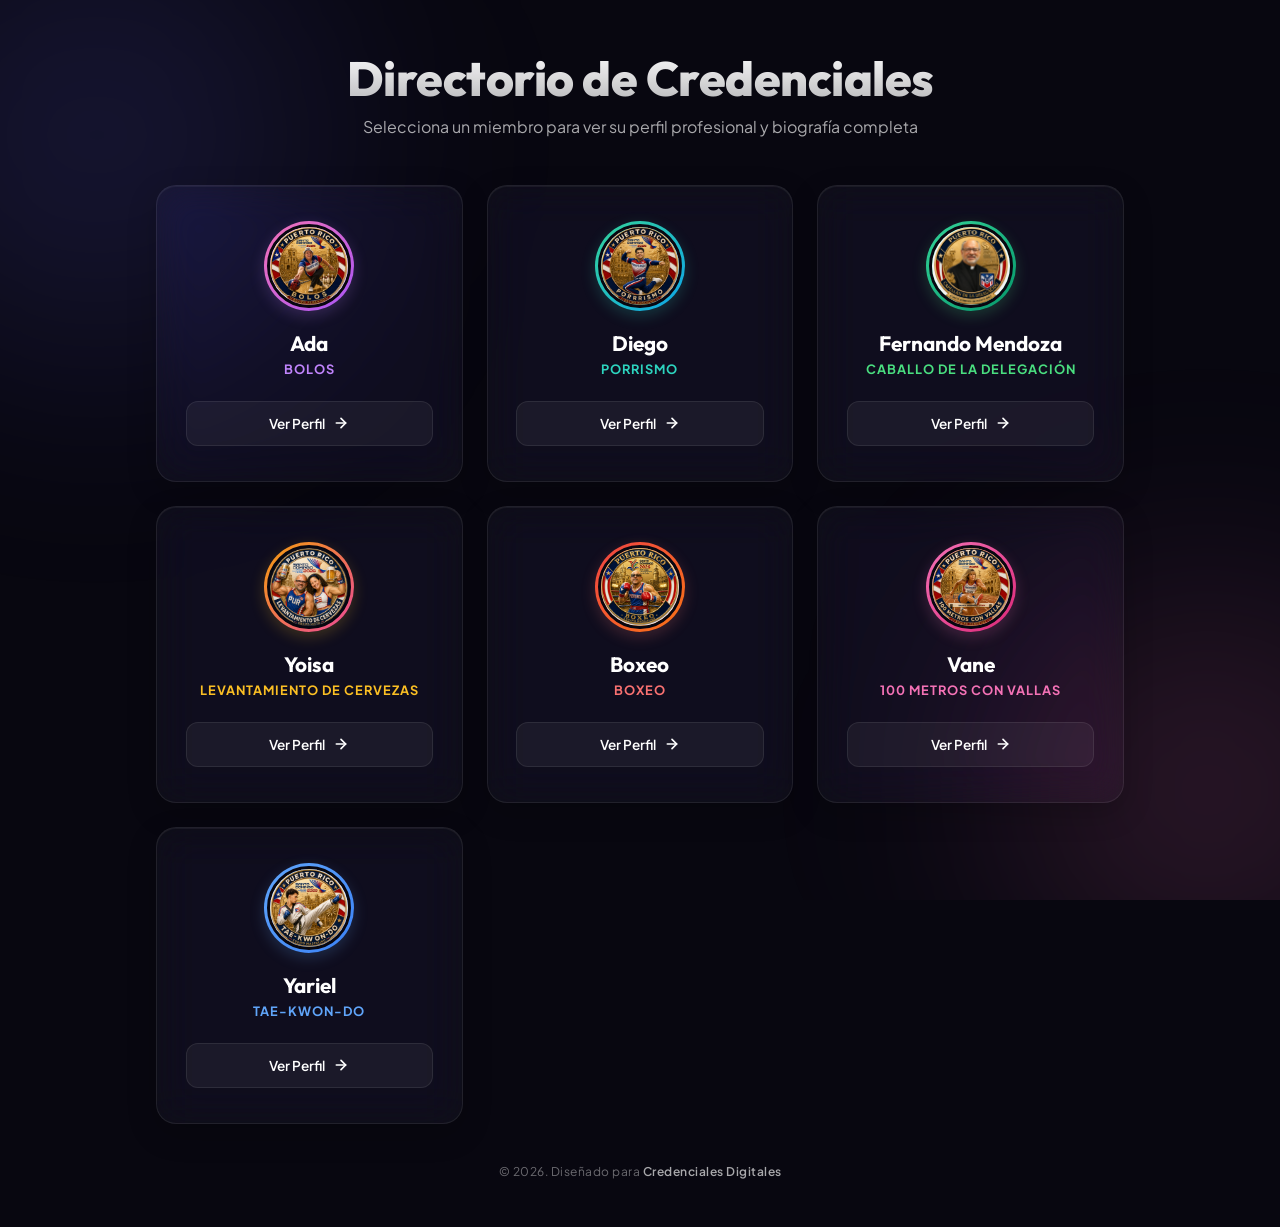
<file: index.html>
<!DOCTYPE html>
<html lang="es">
<head>
  <meta charset="UTF-8">
  <meta name="viewport" content="width=device-width, initial-scale=1.0">
  <title>Directorio de Credenciales Digitales</title>
  <link rel="stylesheet" href="global.css">
</head>
<body>

  <!-- Ambient Dynamic Background -->
  <div class="ambient-bg" aria-hidden="true">
    <div class="orb orb-1" style="--orb-1: rgba(99, 102, 241, 0.15)"></div>
    <div class="orb orb-2" style="--orb-2: rgba(244, 114, 182, 0.15)"></div>
  </div>

  <div class="portal-container">
    
    <!-- Title block -->
    <header class="portal-title-block">
      <h1 class="portal-title">Directorio de Credenciales</h1>
      <p class="portal-subtitle">Selecciona un miembro para ver su perfil profesional y biografía completa</p>
    </header>

    <!-- Profiles Grid -->
    <main class="portal-grid">

      <!-- ADA -->
      <a href="ada.html" class="portal-item" data-theme="ada">
        <div class="portal-avatar-container">
          <img class="portal-avatar" src="ada.png" alt="Ada">
        </div>
        <h2 class="portal-name">Ada</h2>
        <p class="portal-role">Bolos</p>
        <span class="portal-btn">
          Ver Perfil
          <svg xmlns="http://www.w3.org/2000/svg" width="16" height="16" viewBox="0 0 24 24" fill="none" stroke="currentColor" stroke-width="2.5" stroke-linecap="round" stroke-linejoin="round"><line x1="5" y1="12" x2="19" y2="12"></line><polyline points="12,5 19,12 12,19"></polyline></svg>
        </span>
      </a>

      <!-- DIEGO -->
      <a href="diego.html" class="portal-item" data-theme="diego">
        <div class="portal-avatar-container">
          <img class="portal-avatar" src="diego.png" alt="Diego">
        </div>
        <h2 class="portal-name">Diego</h2>
        <p class="portal-role">Porrismo</p>
        <span class="portal-btn">
          Ver Perfil
          <svg xmlns="http://www.w3.org/2000/svg" width="16" height="16" viewBox="0 0 24 24" fill="none" stroke="currentColor" stroke-width="2.5" stroke-linecap="round" stroke-linejoin="round"><line x1="5" y1="12" x2="19" y2="12"></line><polyline points="12,5 19,12 12,19"></polyline></svg>
        </span>
      </a>

      <!-- Fernan -->
      <a href="fernan.html" class="portal-item" data-theme="fernan">
        <div class="portal-avatar-container">
          <img class="portal-avatar" src="fernan.png" alt="Fernando Mendoza">
        </div>
        <h2 class="portal-name">Fernando Mendoza</h2>
        <p class="portal-role">Caballo de la Delegación</p>
        <span class="portal-btn">
          Ver Perfil
          <svg xmlns="http://www.w3.org/2000/svg" width="16" height="16" viewBox="0 0 24 24" fill="none" stroke="currentColor" stroke-width="2.5" stroke-linecap="round" stroke-linejoin="round"><line x1="5" y1="12" x2="19" y2="12"></line><polyline points="12,5 19,12 12,19"></polyline></svg>
        </span>
      </a>

      <!-- YOISA -->
      <a href="yoisa.html" class="portal-item" data-theme="yoisa">
        <div class="portal-avatar-container">
          <img class="portal-avatar" src="yoisa.png" alt="Yoisa">
        </div>
        <h2 class="portal-name">Yoisa</h2>
        <p class="portal-role">Levantamiento de Cervezas</p>
        <span class="portal-btn">
          Ver Perfil
          <svg xmlns="http://www.w3.org/2000/svg" width="16" height="16" viewBox="0 0 24 24" fill="none" stroke="currentColor" stroke-width="2.5" stroke-linecap="round" stroke-linejoin="round"><line x1="5" y1="12" x2="19" y2="12"></line><polyline points="12,5 19,12 12,19"></polyline></svg>
        </span>
      </a>

      <!-- Boxeo -->
      <a href="boxeo.html" class="portal-item" data-theme="boxeo">
        <div class="portal-avatar-container">
          <img class="portal-avatar" src="boxeo.png" alt="Boxeo">
        </div>
        <h2 class="portal-name">Boxeo</h2>
        <p class="portal-role">Boxeo</p>
        <span class="portal-btn">
          Ver Perfil
          <svg xmlns="http://www.w3.org/2000/svg" width="16" height="16" viewBox="0 0 24 24" fill="none" stroke="currentColor" stroke-width="2.5" stroke-linecap="round" stroke-linejoin="round"><line x1="5" y1="12" x2="19" y2="12"></line><polyline points="12,5 19,12 12,19"></polyline></svg>
        </span>
      </a>

      <!-- Vane -->
      <a href="vane.html" class="portal-item" data-theme="vane">
        <div class="portal-avatar-container">
          <img class="portal-avatar" src="vane.png" alt="Vane">
        </div>
        <h2 class="portal-name">Vane</h2>
        <p class="portal-role">100 Metros con Vallas</p>
        <span class="portal-btn">
          Ver Perfil
          <svg xmlns="http://www.w3.org/2000/svg" width="16" height="16" viewBox="0 0 24 24" fill="none" stroke="currentColor" stroke-width="2.5" stroke-linecap="round" stroke-linejoin="round"><line x1="5" y1="12" x2="19" y2="12"></line><polyline points="12,5 19,12 12,19"></polyline></svg>
        </span>
      </a>

      <!-- Yariel -->
      <a href="yariel.html" class="portal-item" data-theme="yariel">
        <div class="portal-avatar-container">
          <img class="portal-avatar" src="yariel.png" alt="Yariel">
        </div>
        <h2 class="portal-name">Yariel</h2>
        <p class="portal-role">Tae-Kwon-Do</p>
        <span class="portal-btn">
          Ver Perfil
          <svg xmlns="http://www.w3.org/2000/svg" width="16" height="16" viewBox="0 0 24 24" fill="none" stroke="currentColor" stroke-width="2.5" stroke-linecap="round" stroke-linejoin="round"><line x1="5" y1="12" x2="19" y2="12"></line><polyline points="12,5 19,12 12,19"></polyline></svg>
        </span>
      </a>

    </main>

    <footer class="footer">
      <p>&copy; 2026. Diseñado para <a href="https://example.com" target="_blank" rel="noopener noreferrer">Credenciales Digitales</a></p>
    </footer>

  </div>

</body>
</html>
</file>
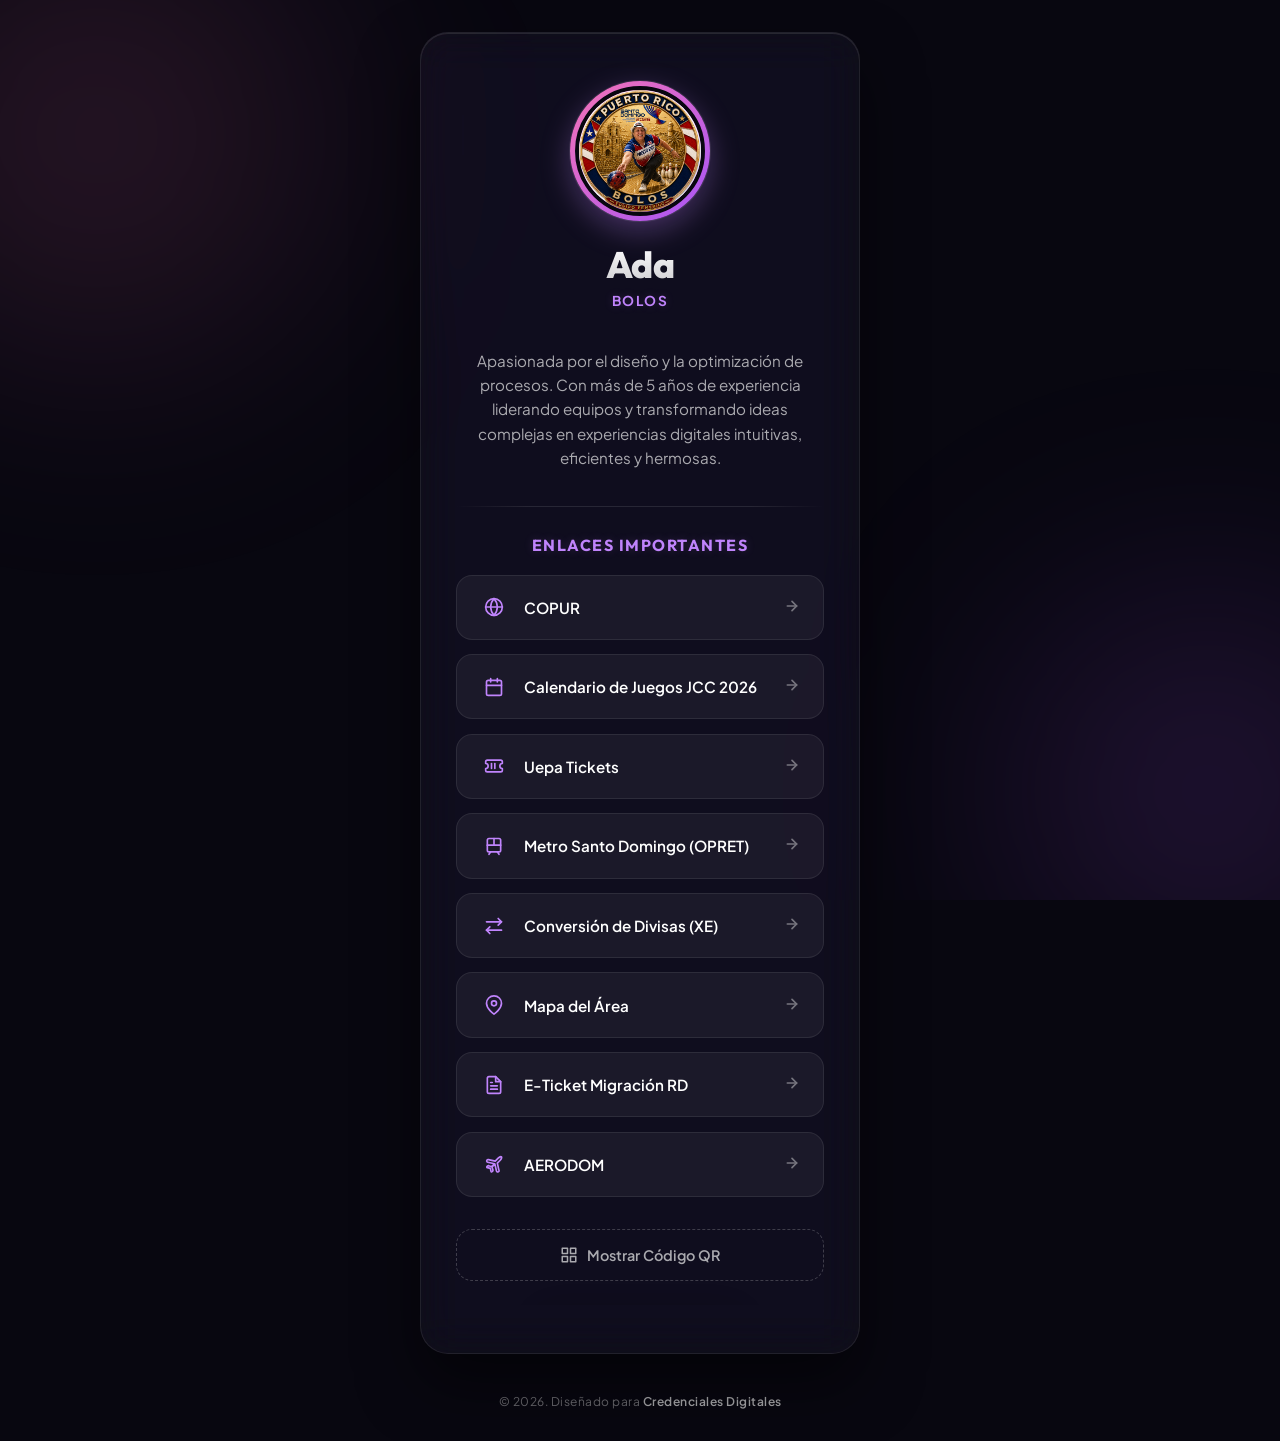
<file: ada.html>
<!DOCTYPE html>
<html lang="es">
<head>
  <meta charset="UTF-8">
  <meta name="viewport" content="width=device-width, initial-scale=1.0">
  <title>Ada - Perfil Biográfico</title>
  <link rel="stylesheet" href="global.css">
</head>
<body data-theme="ada">

  <!-- Ambient Dynamic Background -->
  <div class="ambient-bg" aria-hidden="true">
    <div class="orb orb-1"></div>
    <div class="orb orb-2"></div>
  </div>

  <div class="card-wrapper">
    <main class="card">
      
      <!-- Profile Header -->
      <div class="profile-header">
        <div class="image-container">
          <img class="profile-img" src="ada.png" alt="Fotografía de perfil de Ada">
        </div>
        <h1 class="profile-name">Ada</h1>
        <p class="profile-tag">Bolos</p>
      </div>

      <!-- Biography -->
      <section class="bio-section">
        <p class="bio-text">
          Apasionada por el diseño y la optimización de procesos. Con más de 5 años de experiencia liderando equipos y transformando ideas complejas en experiencias digitales intuitivas, eficientes y hermosas.
        </p>
      </section>

      <div class="divider"></div>

            <!-- Links List -->
      <h2 class="links-section-title">Enlaces Importantes</h2>
      <div class="links-container">
        
        <a href="http://copur.pr" class="link-item" target="_blank" rel="noopener noreferrer">
          <span class="link-icon">
            <svg xmlns="http://www.w3.org/2000/svg" width="20" height="20" viewBox="0 0 24 24" fill="none" stroke="currentColor" stroke-width="2" stroke-linecap="round" stroke-linejoin="round"><circle cx="12" cy="12" r="10"></circle><line x1="2" y1="12" x2="22" y2="12"></line><path d="M12 2a15.3 15.3 0 0 1 4 10 15.3 15.3 0 0 1-4 10 15.3 15.3 0 0 1-4-10 15.3 15.3 0 0 1 4-10z"></path></svg>
          </span>
          <span class="link-title">COPUR</span>
          <span class="link-arrow">
            <svg xmlns="http://www.w3.org/2000/svg" width="16" height="16" viewBox="0 0 24 24" fill="none" stroke="currentColor" stroke-width="2.5" stroke-linecap="round" stroke-linejoin="round"><line x1="5" y1="12" x2="19" y2="12"></line><polyline points="12,5 19,12 12,19"></polyline></svg>
          </span>
        </a>

        <a href="https://jcc2026.org/en/juegos/calendarios" class="link-item" target="_blank" rel="noopener noreferrer">
          <span class="link-icon">
            <svg xmlns="http://www.w3.org/2000/svg" width="20" height="20" viewBox="0 0 24 24" fill="none" stroke="currentColor" stroke-width="2" stroke-linecap="round" stroke-linejoin="round"><rect x="3" y="4" width="18" height="18" rx="2" ry="2"></rect><line x1="16" y1="2" x2="16" y2="6"></line><line x1="8" y1="2" x2="8" y2="6"></line><line x1="3" y1="10" x2="21" y2="10"></line></svg>
          </span>
          <span class="link-title">Calendario de Juegos JCC 2026</span>
          <span class="link-arrow">
            <svg xmlns="http://www.w3.org/2000/svg" width="16" height="16" viewBox="0 0 24 24" fill="none" stroke="currentColor" stroke-width="2.5" stroke-linecap="round" stroke-linejoin="round"><line x1="5" y1="12" x2="19" y2="12"></line><polyline points="12,5 19,12 12,19"></polyline></svg>
          </span>
        </a>

        <a href="https://uepatickets.com/tickets/principal" class="link-item" target="_blank" rel="noopener noreferrer">
          <span class="link-icon">
            <svg xmlns="http://www.w3.org/2000/svg" width="20" height="20" viewBox="0 0 24 24" fill="none" stroke="currentColor" stroke-width="2" stroke-linecap="round" stroke-linejoin="round"><path d="M2 9a3 3 0 0 1 0 6v2a2 2 0 0 0 2 2h16a2 2 0 0 0 2-2v-2a3 3 0 0 1 0-6V7a2 2 0 0 0-2-2H4a2 2 0 0 0-2 2z"></path><line x1="9" y1="9" x2="9" y2="15"></line><line x1="13" y1="9" x2="13" y2="15"></line></svg>
          </span>
          <span class="link-title">Uepa Tickets</span>
          <span class="link-arrow">
            <svg xmlns="http://www.w3.org/2000/svg" width="16" height="16" viewBox="0 0 24 24" fill="none" stroke="currentColor" stroke-width="2.5" stroke-linecap="round" stroke-linejoin="round"><line x1="5" y1="12" x2="19" y2="12"></line><polyline points="12,5 19,12 12,19"></polyline></svg>
          </span>
        </a>

        <a href="https://www.opret.gob.do/Servicios/Transportaci%C3%B3n" class="link-item" target="_blank" rel="noopener noreferrer">
          <span class="link-icon">
            <svg xmlns="http://www.w3.org/2000/svg" width="20" height="20" viewBox="0 0 24 24" fill="none" stroke="currentColor" stroke-width="2" stroke-linecap="round" stroke-linejoin="round"><rect x="4" y="3" width="16" height="16" rx="2"></rect><path d="M4 11h16"></path><path d="M12 3v8"></path><path d="m8 19-2 3"></path><path d="m16 19 2 3"></path></svg>
          </span>
          <span class="link-title">Metro Santo Domingo (OPRET)</span>
          <span class="link-arrow">
            <svg xmlns="http://www.w3.org/2000/svg" width="16" height="16" viewBox="0 0 24 24" fill="none" stroke="currentColor" stroke-width="2.5" stroke-linecap="round" stroke-linejoin="round"><line x1="5" y1="12" x2="19" y2="12"></line><polyline points="12,5 19,12 12,19"></polyline></svg>
          </span>
        </a>

        <a href="https://xe.com" class="link-item" target="_blank" rel="noopener noreferrer">
          <span class="link-icon">
            <svg xmlns="http://www.w3.org/2000/svg" width="20" height="20" viewBox="0 0 24 24" fill="none" stroke="currentColor" stroke-width="2" stroke-linecap="round" stroke-linejoin="round"><path d="M17 3L21 7L17 11"></path><path d="M3 7H21"></path><path d="M7 21L3 17L7 13"></path><path d="M21 17H3"></path></svg>
          </span>
          <span class="link-title">Conversión de Divisas (XE)</span>
          <span class="link-arrow">
            <svg xmlns="http://www.w3.org/2000/svg" width="16" height="16" viewBox="0 0 24 24" fill="none" stroke="currentColor" stroke-width="2.5" stroke-linecap="round" stroke-linejoin="round"><line x1="5" y1="12" x2="19" y2="12"></line><polyline points="12,5 19,12 12,19"></polyline></svg>
          </span>
        </a>

        <a href="https://www.google.com/maps/d/edit?mid=1YOW2Wri2BP-E-XvaI8PP1XkUeVQIWC4&amp;ll=18.476261434951414%2C-69.92090160014804&amp;z=20" class="link-item" target="_blank" rel="noopener noreferrer">
          <span class="link-icon">
            <svg xmlns="http://www.w3.org/2000/svg" width="20" height="20" viewBox="0 0 24 24" fill="none" stroke="currentColor" stroke-width="2" stroke-linecap="round" stroke-linejoin="round"><path d="M21 10c0 7-9 13-9 13s-9-6-9-13a9 9 0 0 1 18 0z"></path><circle cx="12" cy="10" r="3"></circle></svg>
          </span>
          <span class="link-title">Mapa del Área</span>
          <span class="link-arrow">
            <svg xmlns="http://www.w3.org/2000/svg" width="16" height="16" viewBox="0 0 24 24" fill="none" stroke="currentColor" stroke-width="2.5" stroke-linecap="round" stroke-linejoin="round"><line x1="5" y1="12" x2="19" y2="12"></line><polyline points="12,5 19,12 12,19"></polyline></svg>
          </span>
        </a>

        <a href="https://eticket.migracion.gob.do/" class="link-item" target="_blank" rel="noopener noreferrer">
          <span class="link-icon">
            <svg xmlns="http://www.w3.org/2000/svg" width="20" height="20" viewBox="0 0 24 24" fill="none" stroke="currentColor" stroke-width="2" stroke-linecap="round" stroke-linejoin="round"><path d="M14 2H6a2 2 0 0 0-2 2v16a2 2 0 0 0 2 2h12a2 2 0 0 0 2-2V8z"></path><polyline points="14 2 14 8 20 8"></polyline><line x1="16" y1="13" x2="8" y2="13"></line><line x1="16" y1="17" x2="8" y2="17"></line><polyline points="10 9 9 9 8 9"></polyline></svg>
          </span>
          <span class="link-title">E-Ticket Migración RD</span>
          <span class="link-arrow">
            <svg xmlns="http://www.w3.org/2000/svg" width="16" height="16" viewBox="0 0 24 24" fill="none" stroke="currentColor" stroke-width="2.5" stroke-linecap="round" stroke-linejoin="round"><line x1="5" y1="12" x2="19" y2="12"></line><polyline points="12,5 19,12 12,19"></polyline></svg>
          </span>
        </a>

        <a href="https://www.aerodom.com/" class="link-item" target="_blank" rel="noopener noreferrer">
          <span class="link-icon">
            <svg xmlns="http://www.w3.org/2000/svg" width="20" height="20" viewBox="0 0 24 24" fill="none" stroke="currentColor" stroke-width="2" stroke-linecap="round" stroke-linejoin="round"><path d="M17.8 19.2 16 11l3.5-3.5C21 6 21.5 4 21 3.5c-.5-.5-2.5 0-4 1.5L13.5 8.5 5.3 6.7c-.9-.2-1.8.3-2 1.2-.2.9.3 1.8 1.2 2l8.2 1.8-3.5 3.5L5.7 14c-.6-.1-1.2.1-1.6.6l-.6.6c-.4.4-.2 1.1.4 1.2l3.7.8.8 3.7c.1.6.8.8 1.2.4l.6-.6c.5-.4.7-1 .6-1.6l-1.2-3.5 3.5-3.5 1.8 8.2c.2.9 1.1 1.5 2 1.2.9-.2 1.4-1.1 1.2-2z"></path></svg>
          </span>
          <span class="link-title">AERODOM</span>
          <span class="link-arrow">
            <svg xmlns="http://www.w3.org/2000/svg" width="16" height="16" viewBox="0 0 24 24" fill="none" stroke="currentColor" stroke-width="2.5" stroke-linecap="round" stroke-linejoin="round"><line x1="5" y1="12" x2="19" y2="12"></line><polyline points="12,5 19,12 12,19"></polyline></svg>
          </span>
        </a>

      </div>
<!-- QR Code Interactive Section -->
      <button class="btn-qr-toggle" id="toggle-qr" aria-expanded="false" aria-controls="qr-section">
        <svg xmlns="http://www.w3.org/2000/svg" width="18" height="18" viewBox="0 0 24 24" fill="none" stroke="currentColor" stroke-width="2" stroke-linecap="round" stroke-linejoin="round"><rect x="3" y="3" width="7" height="7"></rect><rect x="14" y="3" width="7" height="7"></rect><rect x="14" y="14" width="7" height="7"></rect><rect x="3" y="14" width="7" height="7"></rect></svg>
        <span class="toggle-text">Mostrar Código QR</span>
      </button>

      <div class="qr-section" id="qr-section" aria-hidden="true">
        <div class="qr-container">
          <div class="qr-box">
            <img src="qrcodes/ada_qr.png" alt="Código QR de Ada">
          </div>
          <span class="qr-text">Escanea este QR para compartir este perfil</span>
        </div>
      </div>

    </main>

    <footer class="footer">
      <p>&copy; 2026. Diseñado para <a href="https://example.com" target="_blank" rel="noopener noreferrer">Credenciales Digitales</a></p>
    </footer>
  </div>

  <script>
    document.getElementById('toggle-qr').addEventListener('click', function() {
      const qrSection = document.getElementById('qr-section');
      const isShow = qrSection.classList.toggle('show');
      this.setAttribute('aria-expanded', isShow);
      qrSection.setAttribute('aria-hidden', !isShow);
      this.querySelector('.toggle-text').textContent = isShow ? 'Ocultar Código QR' : 'Mostrar Código QR';
    });
  </script>
</body>
</html>
</file>
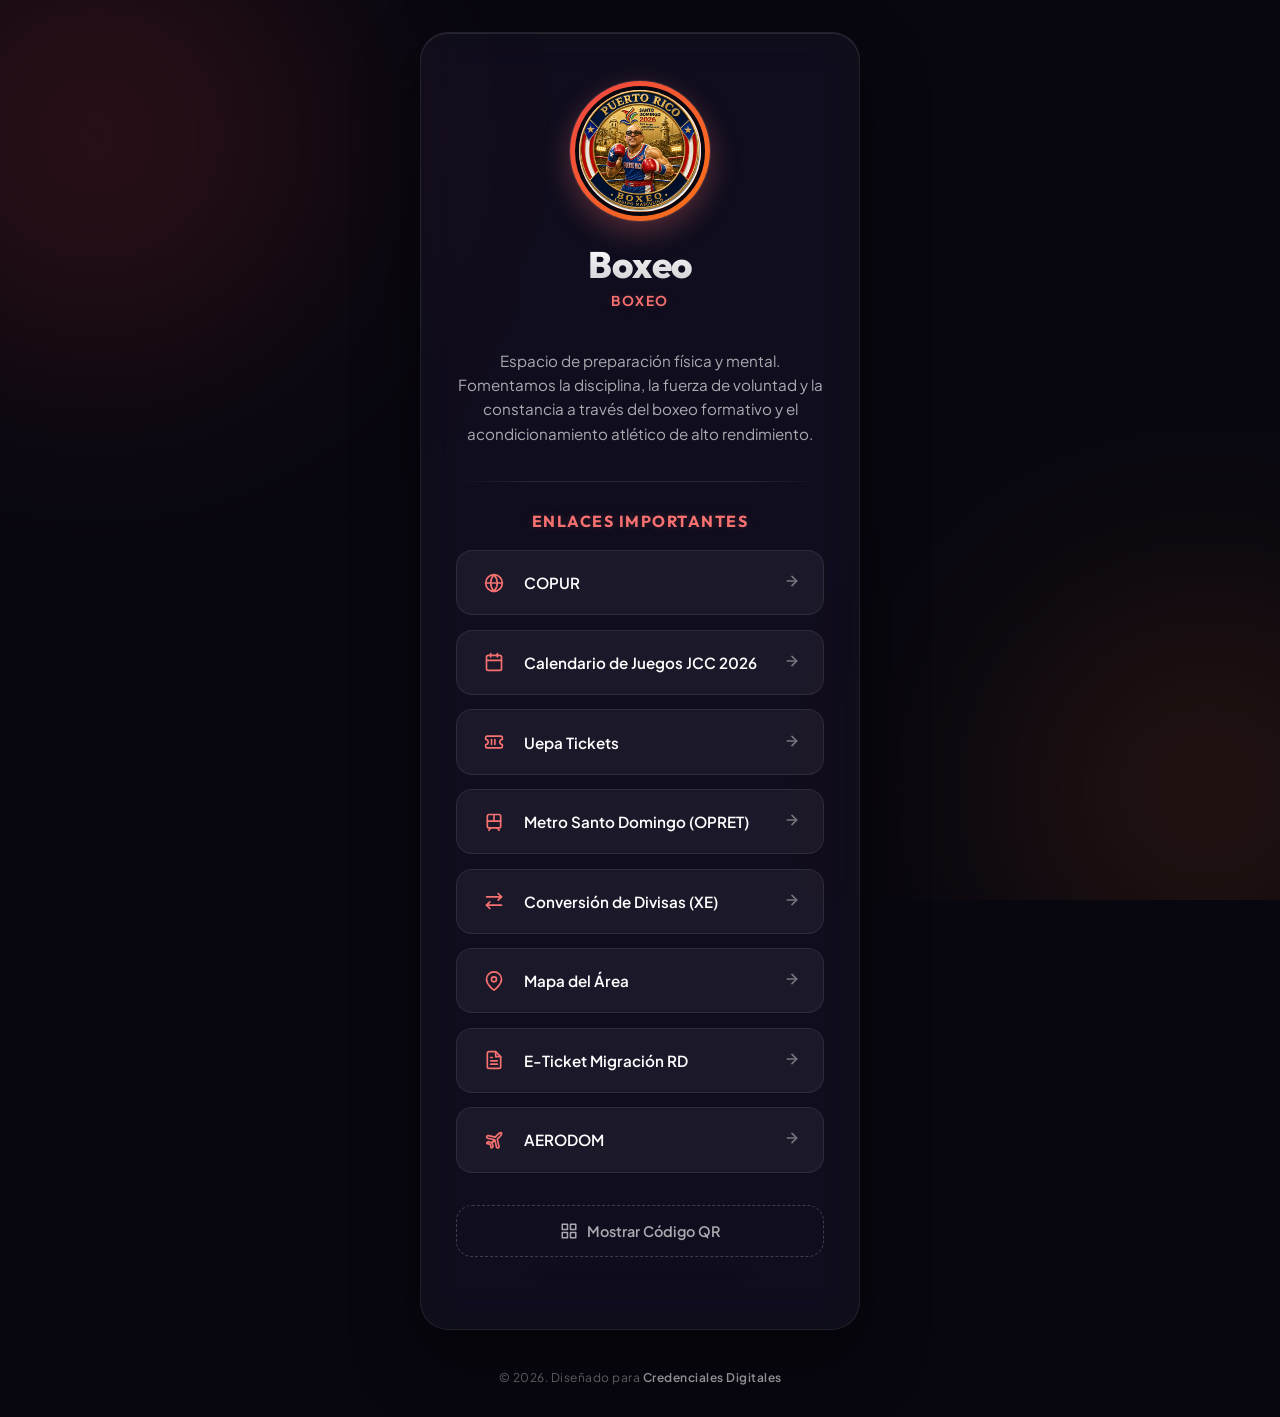
<file: boxeo.html>
<!DOCTYPE html>
<html lang="es">
<head>
  <meta charset="UTF-8">
  <meta name="viewport" content="width=device-width, initial-scale=1.0">
  <title>Boxeo - Perfil Biográfico</title>
  <link rel="stylesheet" href="global.css">
</head>
<body data-theme="boxeo">

  <!-- Ambient Dynamic Background -->
  <div class="ambient-bg" aria-hidden="true">
    <div class="orb orb-1"></div>
    <div class="orb orb-2"></div>
  </div>

  <div class="card-wrapper">
    <main class="card">
      
      <!-- Profile Header -->
      <div class="profile-header">
        <div class="image-container">
          <img class="profile-img" src="boxeo.png" alt="Fotografía de perfil de Boxeo">
        </div>
        <h1 class="profile-name">Boxeo</h1>
        <p class="profile-tag">Boxeo</p>
      </div>

      <!-- Biography -->
      <section class="bio-section">
        <p class="bio-text">
          Espacio de preparación física y mental. Fomentamos la disciplina, la fuerza de voluntad y la constancia a través del boxeo formativo y el acondicionamiento atlético de alto rendimiento.
        </p>
      </section>

      <div class="divider"></div>

            <!-- Links List -->
      <h2 class="links-section-title">Enlaces Importantes</h2>
      <div class="links-container">
        
        <a href="http://copur.pr" class="link-item" target="_blank" rel="noopener noreferrer">
          <span class="link-icon">
            <svg xmlns="http://www.w3.org/2000/svg" width="20" height="20" viewBox="0 0 24 24" fill="none" stroke="currentColor" stroke-width="2" stroke-linecap="round" stroke-linejoin="round"><circle cx="12" cy="12" r="10"></circle><line x1="2" y1="12" x2="22" y2="12"></line><path d="M12 2a15.3 15.3 0 0 1 4 10 15.3 15.3 0 0 1-4 10 15.3 15.3 0 0 1-4-10 15.3 15.3 0 0 1 4-10z"></path></svg>
          </span>
          <span class="link-title">COPUR</span>
          <span class="link-arrow">
            <svg xmlns="http://www.w3.org/2000/svg" width="16" height="16" viewBox="0 0 24 24" fill="none" stroke="currentColor" stroke-width="2.5" stroke-linecap="round" stroke-linejoin="round"><line x1="5" y1="12" x2="19" y2="12"></line><polyline points="12,5 19,12 12,19"></polyline></svg>
          </span>
        </a>

        <a href="https://jcc2026.org/en/juegos/calendarios" class="link-item" target="_blank" rel="noopener noreferrer">
          <span class="link-icon">
            <svg xmlns="http://www.w3.org/2000/svg" width="20" height="20" viewBox="0 0 24 24" fill="none" stroke="currentColor" stroke-width="2" stroke-linecap="round" stroke-linejoin="round"><rect x="3" y="4" width="18" height="18" rx="2" ry="2"></rect><line x1="16" y1="2" x2="16" y2="6"></line><line x1="8" y1="2" x2="8" y2="6"></line><line x1="3" y1="10" x2="21" y2="10"></line></svg>
          </span>
          <span class="link-title">Calendario de Juegos JCC 2026</span>
          <span class="link-arrow">
            <svg xmlns="http://www.w3.org/2000/svg" width="16" height="16" viewBox="0 0 24 24" fill="none" stroke="currentColor" stroke-width="2.5" stroke-linecap="round" stroke-linejoin="round"><line x1="5" y1="12" x2="19" y2="12"></line><polyline points="12,5 19,12 12,19"></polyline></svg>
          </span>
        </a>

        <a href="https://uepatickets.com/tickets/principal" class="link-item" target="_blank" rel="noopener noreferrer">
          <span class="link-icon">
            <svg xmlns="http://www.w3.org/2000/svg" width="20" height="20" viewBox="0 0 24 24" fill="none" stroke="currentColor" stroke-width="2" stroke-linecap="round" stroke-linejoin="round"><path d="M2 9a3 3 0 0 1 0 6v2a2 2 0 0 0 2 2h16a2 2 0 0 0 2-2v-2a3 3 0 0 1 0-6V7a2 2 0 0 0-2-2H4a2 2 0 0 0-2 2z"></path><line x1="9" y1="9" x2="9" y2="15"></line><line x1="13" y1="9" x2="13" y2="15"></line></svg>
          </span>
          <span class="link-title">Uepa Tickets</span>
          <span class="link-arrow">
            <svg xmlns="http://www.w3.org/2000/svg" width="16" height="16" viewBox="0 0 24 24" fill="none" stroke="currentColor" stroke-width="2.5" stroke-linecap="round" stroke-linejoin="round"><line x1="5" y1="12" x2="19" y2="12"></line><polyline points="12,5 19,12 12,19"></polyline></svg>
          </span>
        </a>

        <a href="https://www.opret.gob.do/Servicios/Transportaci%C3%B3n" class="link-item" target="_blank" rel="noopener noreferrer">
          <span class="link-icon">
            <svg xmlns="http://www.w3.org/2000/svg" width="20" height="20" viewBox="0 0 24 24" fill="none" stroke="currentColor" stroke-width="2" stroke-linecap="round" stroke-linejoin="round"><rect x="4" y="3" width="16" height="16" rx="2"></rect><path d="M4 11h16"></path><path d="M12 3v8"></path><path d="m8 19-2 3"></path><path d="m16 19 2 3"></path></svg>
          </span>
          <span class="link-title">Metro Santo Domingo (OPRET)</span>
          <span class="link-arrow">
            <svg xmlns="http://www.w3.org/2000/svg" width="16" height="16" viewBox="0 0 24 24" fill="none" stroke="currentColor" stroke-width="2.5" stroke-linecap="round" stroke-linejoin="round"><line x1="5" y1="12" x2="19" y2="12"></line><polyline points="12,5 19,12 12,19"></polyline></svg>
          </span>
        </a>

        <a href="https://xe.com" class="link-item" target="_blank" rel="noopener noreferrer">
          <span class="link-icon">
            <svg xmlns="http://www.w3.org/2000/svg" width="20" height="20" viewBox="0 0 24 24" fill="none" stroke="currentColor" stroke-width="2" stroke-linecap="round" stroke-linejoin="round"><path d="M17 3L21 7L17 11"></path><path d="M3 7H21"></path><path d="M7 21L3 17L7 13"></path><path d="M21 17H3"></path></svg>
          </span>
          <span class="link-title">Conversión de Divisas (XE)</span>
          <span class="link-arrow">
            <svg xmlns="http://www.w3.org/2000/svg" width="16" height="16" viewBox="0 0 24 24" fill="none" stroke="currentColor" stroke-width="2.5" stroke-linecap="round" stroke-linejoin="round"><line x1="5" y1="12" x2="19" y2="12"></line><polyline points="12,5 19,12 12,19"></polyline></svg>
          </span>
        </a>

        <a href="https://www.google.com/maps/d/edit?mid=1YOW2Wri2BP-E-XvaI8PP1XkUeVQIWC4&amp;ll=18.476261434951414%2C-69.92090160014804&amp;z=20" class="link-item" target="_blank" rel="noopener noreferrer">
          <span class="link-icon">
            <svg xmlns="http://www.w3.org/2000/svg" width="20" height="20" viewBox="0 0 24 24" fill="none" stroke="currentColor" stroke-width="2" stroke-linecap="round" stroke-linejoin="round"><path d="M21 10c0 7-9 13-9 13s-9-6-9-13a9 9 0 0 1 18 0z"></path><circle cx="12" cy="10" r="3"></circle></svg>
          </span>
          <span class="link-title">Mapa del Área</span>
          <span class="link-arrow">
            <svg xmlns="http://www.w3.org/2000/svg" width="16" height="16" viewBox="0 0 24 24" fill="none" stroke="currentColor" stroke-width="2.5" stroke-linecap="round" stroke-linejoin="round"><line x1="5" y1="12" x2="19" y2="12"></line><polyline points="12,5 19,12 12,19"></polyline></svg>
          </span>
        </a>

        <a href="https://eticket.migracion.gob.do/" class="link-item" target="_blank" rel="noopener noreferrer">
          <span class="link-icon">
            <svg xmlns="http://www.w3.org/2000/svg" width="20" height="20" viewBox="0 0 24 24" fill="none" stroke="currentColor" stroke-width="2" stroke-linecap="round" stroke-linejoin="round"><path d="M14 2H6a2 2 0 0 0-2 2v16a2 2 0 0 0 2 2h12a2 2 0 0 0 2-2V8z"></path><polyline points="14 2 14 8 20 8"></polyline><line x1="16" y1="13" x2="8" y2="13"></line><line x1="16" y1="17" x2="8" y2="17"></line><polyline points="10 9 9 9 8 9"></polyline></svg>
          </span>
          <span class="link-title">E-Ticket Migración RD</span>
          <span class="link-arrow">
            <svg xmlns="http://www.w3.org/2000/svg" width="16" height="16" viewBox="0 0 24 24" fill="none" stroke="currentColor" stroke-width="2.5" stroke-linecap="round" stroke-linejoin="round"><line x1="5" y1="12" x2="19" y2="12"></line><polyline points="12,5 19,12 12,19"></polyline></svg>
          </span>
        </a>

        <a href="https://www.aerodom.com/" class="link-item" target="_blank" rel="noopener noreferrer">
          <span class="link-icon">
            <svg xmlns="http://www.w3.org/2000/svg" width="20" height="20" viewBox="0 0 24 24" fill="none" stroke="currentColor" stroke-width="2" stroke-linecap="round" stroke-linejoin="round"><path d="M17.8 19.2 16 11l3.5-3.5C21 6 21.5 4 21 3.5c-.5-.5-2.5 0-4 1.5L13.5 8.5 5.3 6.7c-.9-.2-1.8.3-2 1.2-.2.9.3 1.8 1.2 2l8.2 1.8-3.5 3.5L5.7 14c-.6-.1-1.2.1-1.6.6l-.6.6c-.4.4-.2 1.1.4 1.2l3.7.8.8 3.7c.1.6.8.8 1.2.4l.6-.6c.5-.4.7-1 .6-1.6l-1.2-3.5 3.5-3.5 1.8 8.2c.2.9 1.1 1.5 2 1.2.9-.2 1.4-1.1 1.2-2z"></path></svg>
          </span>
          <span class="link-title">AERODOM</span>
          <span class="link-arrow">
            <svg xmlns="http://www.w3.org/2000/svg" width="16" height="16" viewBox="0 0 24 24" fill="none" stroke="currentColor" stroke-width="2.5" stroke-linecap="round" stroke-linejoin="round"><line x1="5" y1="12" x2="19" y2="12"></line><polyline points="12,5 19,12 12,19"></polyline></svg>
          </span>
        </a>

      </div>
<!-- QR Code Interactive Section -->
      <button class="btn-qr-toggle" id="toggle-qr" aria-expanded="false" aria-controls="qr-section">
        <svg xmlns="http://www.w3.org/2000/svg" width="18" height="18" viewBox="0 0 24 24" fill="none" stroke="currentColor" stroke-width="2" stroke-linecap="round" stroke-linejoin="round"><rect x="3" y="3" width="7" height="7"></rect><rect x="14" y="3" width="7" height="7"></rect><rect x="14" y="14" width="7" height="7"></rect><rect x="3" y="14" width="7" height="7"></rect></svg>
        <span class="toggle-text">Mostrar Código QR</span>
      </button>

      <div class="qr-section" id="qr-section" aria-hidden="true">
        <div class="qr-container">
          <div class="qr-box">
            <img src="qrcodes/boxeo_qr.png" alt="Código QR de Boxeo">
          </div>
          <span class="qr-text">Escanea este QR para compartir este perfil</span>
        </div>
      </div>

    </main>

    <footer class="footer">
      <p>&copy; 2026. Diseñado para <a href="https://example.com" target="_blank" rel="noopener noreferrer">Credenciales Digitales</a></p>
    </footer>
  </div>

  <script>
    document.getElementById('toggle-qr').addEventListener('click', function() {
      const qrSection = document.getElementById('qr-section');
      const isShow = qrSection.classList.toggle('show');
      this.setAttribute('aria-expanded', isShow);
      qrSection.setAttribute('aria-hidden', !isShow);
      this.querySelector('.toggle-text').textContent = isShow ? 'Ocultar Código QR' : 'Mostrar Código QR';
    });
  </script>
</body>
</html>
</file>
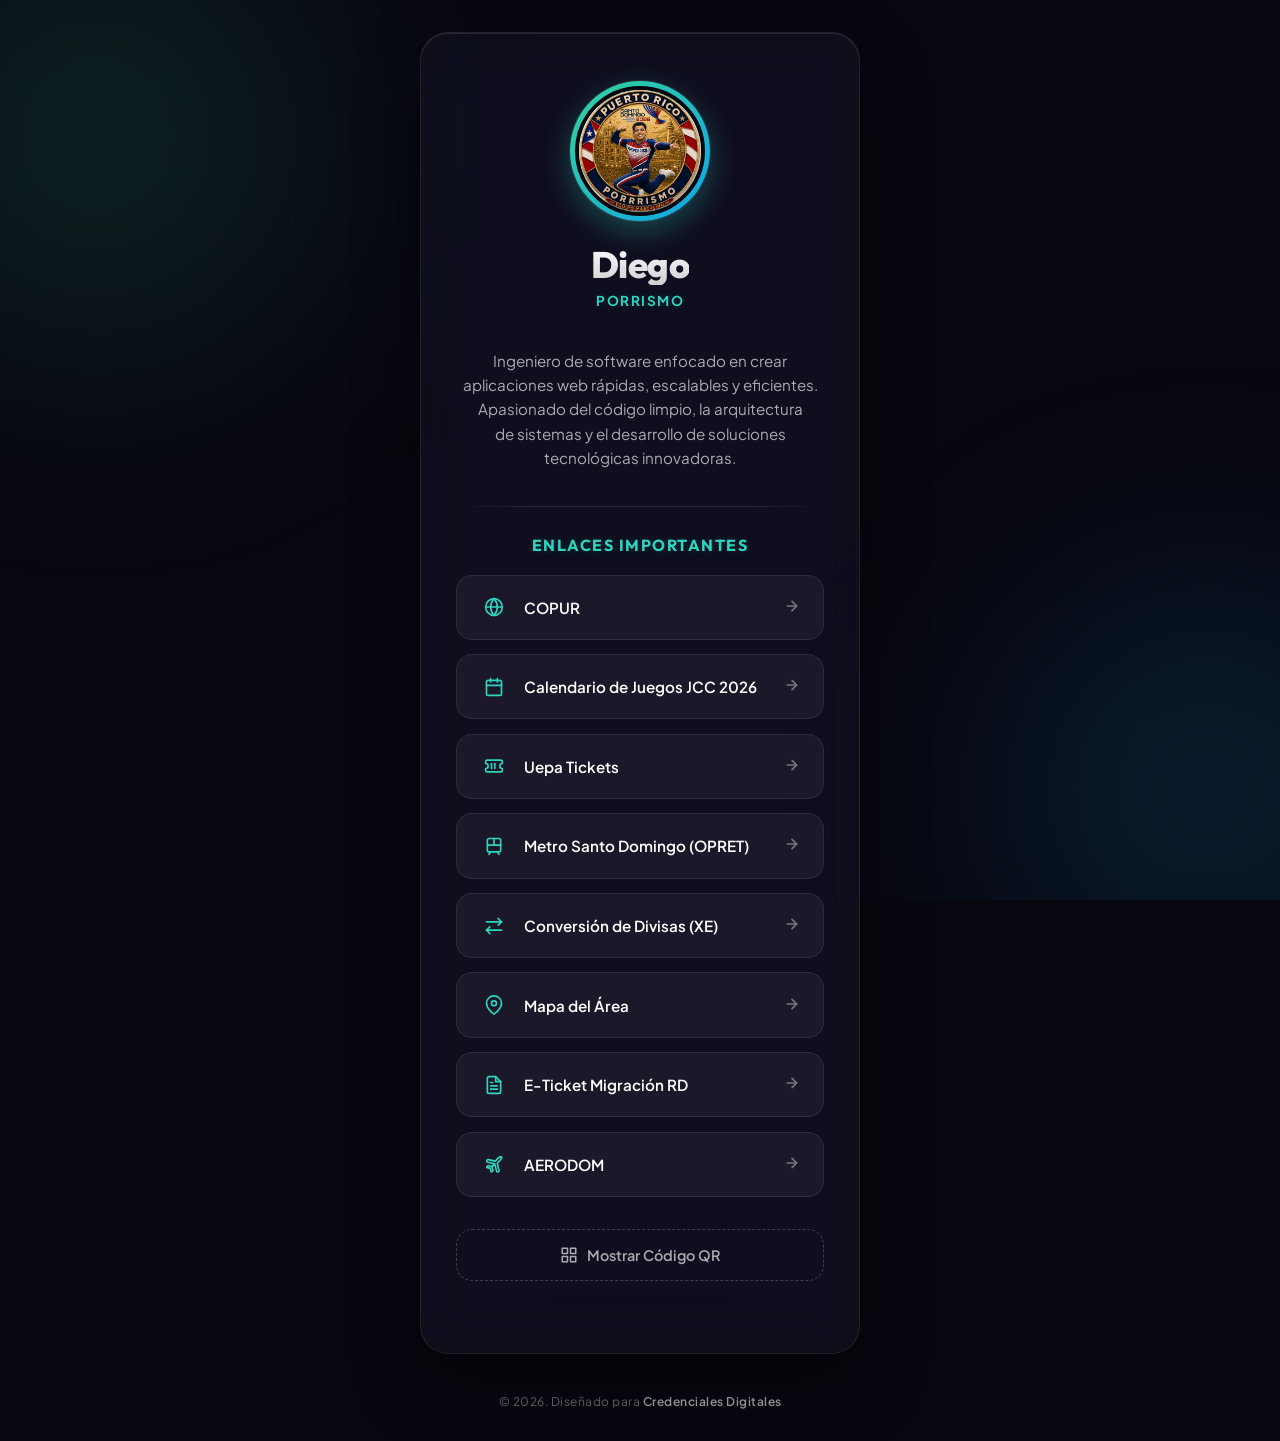
<file: diego.html>
<!DOCTYPE html>
<html lang="es">
<head>
  <meta charset="UTF-8">
  <meta name="viewport" content="width=device-width, initial-scale=1.0">
  <title>Diego - Perfil Biográfico</title>
  <link rel="stylesheet" href="global.css">
</head>
<body data-theme="diego">

  <!-- Ambient Dynamic Background -->
  <div class="ambient-bg" aria-hidden="true">
    <div class="orb orb-1"></div>
    <div class="orb orb-2"></div>
  </div>

  <div class="card-wrapper">
    <main class="card">
      
      <!-- Profile Header -->
      <div class="profile-header">
        <div class="image-container">
          <img class="profile-img" src="diego.png" alt="Fotografía de perfil de Diego">
        </div>
        <h1 class="profile-name">Diego</h1>
        <p class="profile-tag">Porrismo</p>
      </div>

      <!-- Biography -->
      <section class="bio-section">
        <p class="bio-text">
          Ingeniero de software enfocado en crear aplicaciones web rápidas, escalables y eficientes. Apasionado del código limpio, la arquitectura de sistemas y el desarrollo de soluciones tecnológicas innovadoras.
        </p>
      </section>

      <div class="divider"></div>

            <!-- Links List -->
      <h2 class="links-section-title">Enlaces Importantes</h2>
      <div class="links-container">
        
        <a href="http://copur.pr" class="link-item" target="_blank" rel="noopener noreferrer">
          <span class="link-icon">
            <svg xmlns="http://www.w3.org/2000/svg" width="20" height="20" viewBox="0 0 24 24" fill="none" stroke="currentColor" stroke-width="2" stroke-linecap="round" stroke-linejoin="round"><circle cx="12" cy="12" r="10"></circle><line x1="2" y1="12" x2="22" y2="12"></line><path d="M12 2a15.3 15.3 0 0 1 4 10 15.3 15.3 0 0 1-4 10 15.3 15.3 0 0 1-4-10 15.3 15.3 0 0 1 4-10z"></path></svg>
          </span>
          <span class="link-title">COPUR</span>
          <span class="link-arrow">
            <svg xmlns="http://www.w3.org/2000/svg" width="16" height="16" viewBox="0 0 24 24" fill="none" stroke="currentColor" stroke-width="2.5" stroke-linecap="round" stroke-linejoin="round"><line x1="5" y1="12" x2="19" y2="12"></line><polyline points="12,5 19,12 12,19"></polyline></svg>
          </span>
        </a>

        <a href="https://jcc2026.org/en/juegos/calendarios" class="link-item" target="_blank" rel="noopener noreferrer">
          <span class="link-icon">
            <svg xmlns="http://www.w3.org/2000/svg" width="20" height="20" viewBox="0 0 24 24" fill="none" stroke="currentColor" stroke-width="2" stroke-linecap="round" stroke-linejoin="round"><rect x="3" y="4" width="18" height="18" rx="2" ry="2"></rect><line x1="16" y1="2" x2="16" y2="6"></line><line x1="8" y1="2" x2="8" y2="6"></line><line x1="3" y1="10" x2="21" y2="10"></line></svg>
          </span>
          <span class="link-title">Calendario de Juegos JCC 2026</span>
          <span class="link-arrow">
            <svg xmlns="http://www.w3.org/2000/svg" width="16" height="16" viewBox="0 0 24 24" fill="none" stroke="currentColor" stroke-width="2.5" stroke-linecap="round" stroke-linejoin="round"><line x1="5" y1="12" x2="19" y2="12"></line><polyline points="12,5 19,12 12,19"></polyline></svg>
          </span>
        </a>

        <a href="https://uepatickets.com/tickets/principal" class="link-item" target="_blank" rel="noopener noreferrer">
          <span class="link-icon">
            <svg xmlns="http://www.w3.org/2000/svg" width="20" height="20" viewBox="0 0 24 24" fill="none" stroke="currentColor" stroke-width="2" stroke-linecap="round" stroke-linejoin="round"><path d="M2 9a3 3 0 0 1 0 6v2a2 2 0 0 0 2 2h16a2 2 0 0 0 2-2v-2a3 3 0 0 1 0-6V7a2 2 0 0 0-2-2H4a2 2 0 0 0-2 2z"></path><line x1="9" y1="9" x2="9" y2="15"></line><line x1="13" y1="9" x2="13" y2="15"></line></svg>
          </span>
          <span class="link-title">Uepa Tickets</span>
          <span class="link-arrow">
            <svg xmlns="http://www.w3.org/2000/svg" width="16" height="16" viewBox="0 0 24 24" fill="none" stroke="currentColor" stroke-width="2.5" stroke-linecap="round" stroke-linejoin="round"><line x1="5" y1="12" x2="19" y2="12"></line><polyline points="12,5 19,12 12,19"></polyline></svg>
          </span>
        </a>

        <a href="https://www.opret.gob.do/Servicios/Transportaci%C3%B3n" class="link-item" target="_blank" rel="noopener noreferrer">
          <span class="link-icon">
            <svg xmlns="http://www.w3.org/2000/svg" width="20" height="20" viewBox="0 0 24 24" fill="none" stroke="currentColor" stroke-width="2" stroke-linecap="round" stroke-linejoin="round"><rect x="4" y="3" width="16" height="16" rx="2"></rect><path d="M4 11h16"></path><path d="M12 3v8"></path><path d="m8 19-2 3"></path><path d="m16 19 2 3"></path></svg>
          </span>
          <span class="link-title">Metro Santo Domingo (OPRET)</span>
          <span class="link-arrow">
            <svg xmlns="http://www.w3.org/2000/svg" width="16" height="16" viewBox="0 0 24 24" fill="none" stroke="currentColor" stroke-width="2.5" stroke-linecap="round" stroke-linejoin="round"><line x1="5" y1="12" x2="19" y2="12"></line><polyline points="12,5 19,12 12,19"></polyline></svg>
          </span>
        </a>

        <a href="https://xe.com" class="link-item" target="_blank" rel="noopener noreferrer">
          <span class="link-icon">
            <svg xmlns="http://www.w3.org/2000/svg" width="20" height="20" viewBox="0 0 24 24" fill="none" stroke="currentColor" stroke-width="2" stroke-linecap="round" stroke-linejoin="round"><path d="M17 3L21 7L17 11"></path><path d="M3 7H21"></path><path d="M7 21L3 17L7 13"></path><path d="M21 17H3"></path></svg>
          </span>
          <span class="link-title">Conversión de Divisas (XE)</span>
          <span class="link-arrow">
            <svg xmlns="http://www.w3.org/2000/svg" width="16" height="16" viewBox="0 0 24 24" fill="none" stroke="currentColor" stroke-width="2.5" stroke-linecap="round" stroke-linejoin="round"><line x1="5" y1="12" x2="19" y2="12"></line><polyline points="12,5 19,12 12,19"></polyline></svg>
          </span>
        </a>

        <a href="https://www.google.com/maps/d/edit?mid=1YOW2Wri2BP-E-XvaI8PP1XkUeVQIWC4&amp;ll=18.476261434951414%2C-69.92090160014804&amp;z=20" class="link-item" target="_blank" rel="noopener noreferrer">
          <span class="link-icon">
            <svg xmlns="http://www.w3.org/2000/svg" width="20" height="20" viewBox="0 0 24 24" fill="none" stroke="currentColor" stroke-width="2" stroke-linecap="round" stroke-linejoin="round"><path d="M21 10c0 7-9 13-9 13s-9-6-9-13a9 9 0 0 1 18 0z"></path><circle cx="12" cy="10" r="3"></circle></svg>
          </span>
          <span class="link-title">Mapa del Área</span>
          <span class="link-arrow">
            <svg xmlns="http://www.w3.org/2000/svg" width="16" height="16" viewBox="0 0 24 24" fill="none" stroke="currentColor" stroke-width="2.5" stroke-linecap="round" stroke-linejoin="round"><line x1="5" y1="12" x2="19" y2="12"></line><polyline points="12,5 19,12 12,19"></polyline></svg>
          </span>
        </a>

        <a href="https://eticket.migracion.gob.do/" class="link-item" target="_blank" rel="noopener noreferrer">
          <span class="link-icon">
            <svg xmlns="http://www.w3.org/2000/svg" width="20" height="20" viewBox="0 0 24 24" fill="none" stroke="currentColor" stroke-width="2" stroke-linecap="round" stroke-linejoin="round"><path d="M14 2H6a2 2 0 0 0-2 2v16a2 2 0 0 0 2 2h12a2 2 0 0 0 2-2V8z"></path><polyline points="14 2 14 8 20 8"></polyline><line x1="16" y1="13" x2="8" y2="13"></line><line x1="16" y1="17" x2="8" y2="17"></line><polyline points="10 9 9 9 8 9"></polyline></svg>
          </span>
          <span class="link-title">E-Ticket Migración RD</span>
          <span class="link-arrow">
            <svg xmlns="http://www.w3.org/2000/svg" width="16" height="16" viewBox="0 0 24 24" fill="none" stroke="currentColor" stroke-width="2.5" stroke-linecap="round" stroke-linejoin="round"><line x1="5" y1="12" x2="19" y2="12"></line><polyline points="12,5 19,12 12,19"></polyline></svg>
          </span>
        </a>

        <a href="https://www.aerodom.com/" class="link-item" target="_blank" rel="noopener noreferrer">
          <span class="link-icon">
            <svg xmlns="http://www.w3.org/2000/svg" width="20" height="20" viewBox="0 0 24 24" fill="none" stroke="currentColor" stroke-width="2" stroke-linecap="round" stroke-linejoin="round"><path d="M17.8 19.2 16 11l3.5-3.5C21 6 21.5 4 21 3.5c-.5-.5-2.5 0-4 1.5L13.5 8.5 5.3 6.7c-.9-.2-1.8.3-2 1.2-.2.9.3 1.8 1.2 2l8.2 1.8-3.5 3.5L5.7 14c-.6-.1-1.2.1-1.6.6l-.6.6c-.4.4-.2 1.1.4 1.2l3.7.8.8 3.7c.1.6.8.8 1.2.4l.6-.6c.5-.4.7-1 .6-1.6l-1.2-3.5 3.5-3.5 1.8 8.2c.2.9 1.1 1.5 2 1.2.9-.2 1.4-1.1 1.2-2z"></path></svg>
          </span>
          <span class="link-title">AERODOM</span>
          <span class="link-arrow">
            <svg xmlns="http://www.w3.org/2000/svg" width="16" height="16" viewBox="0 0 24 24" fill="none" stroke="currentColor" stroke-width="2.5" stroke-linecap="round" stroke-linejoin="round"><line x1="5" y1="12" x2="19" y2="12"></line><polyline points="12,5 19,12 12,19"></polyline></svg>
          </span>
        </a>

      </div>
<!-- QR Code Interactive Section -->
      <button class="btn-qr-toggle" id="toggle-qr" aria-expanded="false" aria-controls="qr-section">
        <svg xmlns="http://www.w3.org/2000/svg" width="18" height="18" viewBox="0 0 24 24" fill="none" stroke="currentColor" stroke-width="2" stroke-linecap="round" stroke-linejoin="round"><rect x="3" y="3" width="7" height="7"></rect><rect x="14" y="3" width="7" height="7"></rect><rect x="14" y="14" width="7" height="7"></rect><rect x="3" y="14" width="7" height="7"></rect></svg>
        <span class="toggle-text">Mostrar Código QR</span>
      </button>

      <div class="qr-section" id="qr-section" aria-hidden="true">
        <div class="qr-container">
          <div class="qr-box">
            <img src="qrcodes/diego_qr.png" alt="Código QR de Diego">
          </div>
          <span class="qr-text">Escanea este QR para compartir este perfil</span>
        </div>
      </div>

    </main>

    <footer class="footer">
      <p>&copy; 2026. Diseñado para <a href="https://example.com" target="_blank" rel="noopener noreferrer">Credenciales Digitales</a></p>
    </footer>
  </div>

  <script>
    document.getElementById('toggle-qr').addEventListener('click', function() {
      const qrSection = document.getElementById('qr-section');
      const isShow = qrSection.classList.toggle('show');
      this.setAttribute('aria-expanded', isShow);
      qrSection.setAttribute('aria-hidden', !isShow);
      this.querySelector('.toggle-text').textContent = isShow ? 'Ocultar Código QR' : 'Mostrar Código QR';
    });
  </script>
</body>
</html>
</file>
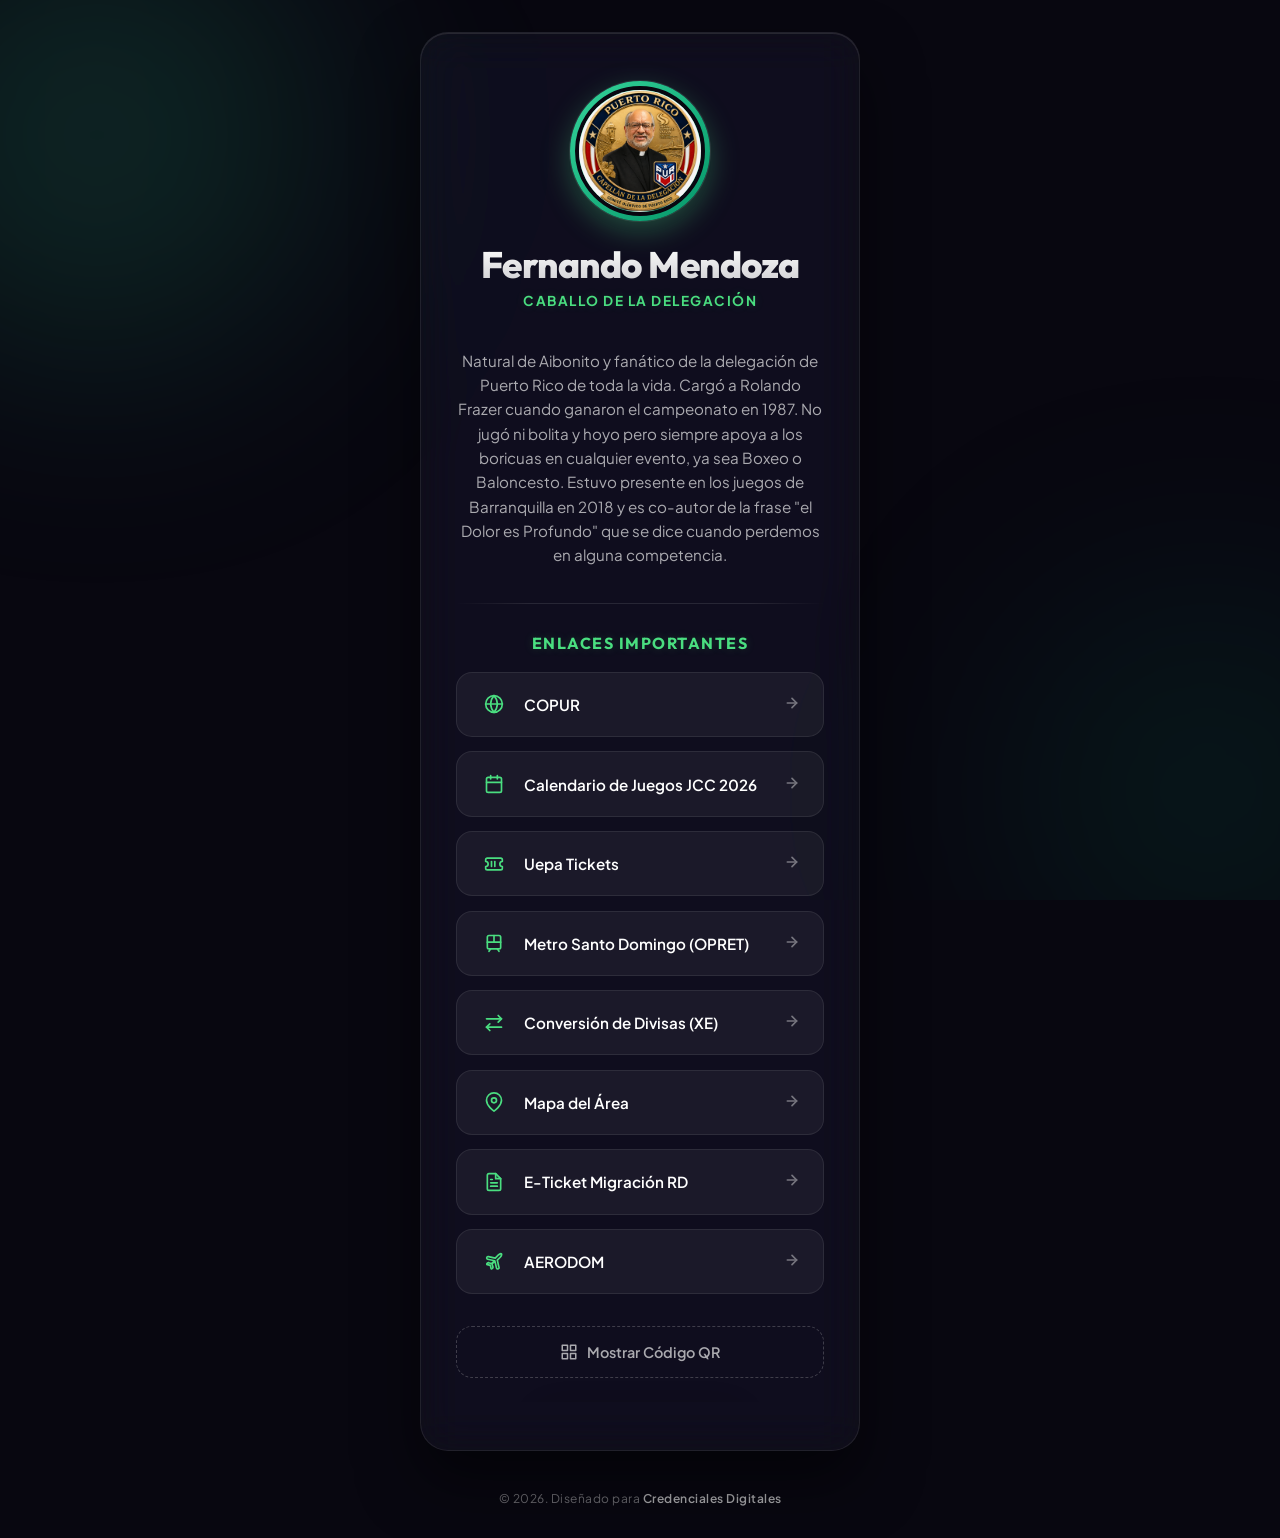
<file: fernan.html>
<!DOCTYPE html>
<html lang="es">
<head>
  <meta charset="UTF-8">
  <meta name="viewport" content="width=device-width, initial-scale=1.0">
  <title>Fernando Mendoza - Perfil Biográfico</title>
  <link rel="stylesheet" href="global.css">
</head>
<body data-theme="fernan">

  <!-- Ambient Dynamic Background -->
  <div class="ambient-bg" aria-hidden="true">
    <div class="orb orb-1"></div>
    <div class="orb orb-2"></div>
  </div>

  <div class="card-wrapper">
    <main class="card">
      
      <!-- Profile Header -->
      <div class="profile-header">
        <div class="image-container">
          <img class="profile-img" src="fernan.png" alt="Fotografía de perfil de Fernando Mendoza">
        </div>
        <h1 class="profile-name">Fernando Mendoza</h1>
        <p class="profile-tag">Caballo de la Delegación</p>
      </div>

      <!-- Biography -->
      <section class="bio-section">
        <p class="bio-text">
          Natural de Aibonito y fanático de la delegación de Puerto Rico de toda la vida. Cargó a Rolando Frazer cuando ganaron el campeonato en 1987. No jugó ni bolita y hoyo pero siempre apoya a los boricuas en cualquier evento, ya sea Boxeo o Baloncesto. Estuvo presente en los juegos de Barranquilla en 2018 y es co-autor de la frase "el Dolor es Profundo" que se dice cuando perdemos en alguna competencia.
        </p>
      </section>

      <div class="divider"></div>

            <!-- Links List -->
      <h2 class="links-section-title">Enlaces Importantes</h2>
      <div class="links-container">
        
        <a href="http://copur.pr" class="link-item" target="_blank" rel="noopener noreferrer">
          <span class="link-icon">
            <svg xmlns="http://www.w3.org/2000/svg" width="20" height="20" viewBox="0 0 24 24" fill="none" stroke="currentColor" stroke-width="2" stroke-linecap="round" stroke-linejoin="round"><circle cx="12" cy="12" r="10"></circle><line x1="2" y1="12" x2="22" y2="12"></line><path d="M12 2a15.3 15.3 0 0 1 4 10 15.3 15.3 0 0 1-4 10 15.3 15.3 0 0 1-4-10 15.3 15.3 0 0 1 4-10z"></path></svg>
          </span>
          <span class="link-title">COPUR</span>
          <span class="link-arrow">
            <svg xmlns="http://www.w3.org/2000/svg" width="16" height="16" viewBox="0 0 24 24" fill="none" stroke="currentColor" stroke-width="2.5" stroke-linecap="round" stroke-linejoin="round"><line x1="5" y1="12" x2="19" y2="12"></line><polyline points="12,5 19,12 12,19"></polyline></svg>
          </span>
        </a>

        <a href="https://jcc2026.org/en/juegos/calendarios" class="link-item" target="_blank" rel="noopener noreferrer">
          <span class="link-icon">
            <svg xmlns="http://www.w3.org/2000/svg" width="20" height="20" viewBox="0 0 24 24" fill="none" stroke="currentColor" stroke-width="2" stroke-linecap="round" stroke-linejoin="round"><rect x="3" y="4" width="18" height="18" rx="2" ry="2"></rect><line x1="16" y1="2" x2="16" y2="6"></line><line x1="8" y1="2" x2="8" y2="6"></line><line x1="3" y1="10" x2="21" y2="10"></line></svg>
          </span>
          <span class="link-title">Calendario de Juegos JCC 2026</span>
          <span class="link-arrow">
            <svg xmlns="http://www.w3.org/2000/svg" width="16" height="16" viewBox="0 0 24 24" fill="none" stroke="currentColor" stroke-width="2.5" stroke-linecap="round" stroke-linejoin="round"><line x1="5" y1="12" x2="19" y2="12"></line><polyline points="12,5 19,12 12,19"></polyline></svg>
          </span>
        </a>

        <a href="https://uepatickets.com/tickets/principal" class="link-item" target="_blank" rel="noopener noreferrer">
          <span class="link-icon">
            <svg xmlns="http://www.w3.org/2000/svg" width="20" height="20" viewBox="0 0 24 24" fill="none" stroke="currentColor" stroke-width="2" stroke-linecap="round" stroke-linejoin="round"><path d="M2 9a3 3 0 0 1 0 6v2a2 2 0 0 0 2 2h16a2 2 0 0 0 2-2v-2a3 3 0 0 1 0-6V7a2 2 0 0 0-2-2H4a2 2 0 0 0-2 2z"></path><line x1="9" y1="9" x2="9" y2="15"></line><line x1="13" y1="9" x2="13" y2="15"></line></svg>
          </span>
          <span class="link-title">Uepa Tickets</span>
          <span class="link-arrow">
            <svg xmlns="http://www.w3.org/2000/svg" width="16" height="16" viewBox="0 0 24 24" fill="none" stroke="currentColor" stroke-width="2.5" stroke-linecap="round" stroke-linejoin="round"><line x1="5" y1="12" x2="19" y2="12"></line><polyline points="12,5 19,12 12,19"></polyline></svg>
          </span>
        </a>

        <a href="https://www.opret.gob.do/Servicios/Transportaci%C3%B3n" class="link-item" target="_blank" rel="noopener noreferrer">
          <span class="link-icon">
            <svg xmlns="http://www.w3.org/2000/svg" width="20" height="20" viewBox="0 0 24 24" fill="none" stroke="currentColor" stroke-width="2" stroke-linecap="round" stroke-linejoin="round"><rect x="4" y="3" width="16" height="16" rx="2"></rect><path d="M4 11h16"></path><path d="M12 3v8"></path><path d="m8 19-2 3"></path><path d="m16 19 2 3"></path></svg>
          </span>
          <span class="link-title">Metro Santo Domingo (OPRET)</span>
          <span class="link-arrow">
            <svg xmlns="http://www.w3.org/2000/svg" width="16" height="16" viewBox="0 0 24 24" fill="none" stroke="currentColor" stroke-width="2.5" stroke-linecap="round" stroke-linejoin="round"><line x1="5" y1="12" x2="19" y2="12"></line><polyline points="12,5 19,12 12,19"></polyline></svg>
          </span>
        </a>

        <a href="https://xe.com" class="link-item" target="_blank" rel="noopener noreferrer">
          <span class="link-icon">
            <svg xmlns="http://www.w3.org/2000/svg" width="20" height="20" viewBox="0 0 24 24" fill="none" stroke="currentColor" stroke-width="2" stroke-linecap="round" stroke-linejoin="round"><path d="M17 3L21 7L17 11"></path><path d="M3 7H21"></path><path d="M7 21L3 17L7 13"></path><path d="M21 17H3"></path></svg>
          </span>
          <span class="link-title">Conversión de Divisas (XE)</span>
          <span class="link-arrow">
            <svg xmlns="http://www.w3.org/2000/svg" width="16" height="16" viewBox="0 0 24 24" fill="none" stroke="currentColor" stroke-width="2.5" stroke-linecap="round" stroke-linejoin="round"><line x1="5" y1="12" x2="19" y2="12"></line><polyline points="12,5 19,12 12,19"></polyline></svg>
          </span>
        </a>

        <a href="https://www.google.com/maps/d/edit?mid=1YOW2Wri2BP-E-XvaI8PP1XkUeVQIWC4&amp;ll=18.476261434951414%2C-69.92090160014804&amp;z=20" class="link-item" target="_blank" rel="noopener noreferrer">
          <span class="link-icon">
            <svg xmlns="http://www.w3.org/2000/svg" width="20" height="20" viewBox="0 0 24 24" fill="none" stroke="currentColor" stroke-width="2" stroke-linecap="round" stroke-linejoin="round"><path d="M21 10c0 7-9 13-9 13s-9-6-9-13a9 9 0 0 1 18 0z"></path><circle cx="12" cy="10" r="3"></circle></svg>
          </span>
          <span class="link-title">Mapa del Área</span>
          <span class="link-arrow">
            <svg xmlns="http://www.w3.org/2000/svg" width="16" height="16" viewBox="0 0 24 24" fill="none" stroke="currentColor" stroke-width="2.5" stroke-linecap="round" stroke-linejoin="round"><line x1="5" y1="12" x2="19" y2="12"></line><polyline points="12,5 19,12 12,19"></polyline></svg>
          </span>
        </a>

        <a href="https://eticket.migracion.gob.do/" class="link-item" target="_blank" rel="noopener noreferrer">
          <span class="link-icon">
            <svg xmlns="http://www.w3.org/2000/svg" width="20" height="20" viewBox="0 0 24 24" fill="none" stroke="currentColor" stroke-width="2" stroke-linecap="round" stroke-linejoin="round"><path d="M14 2H6a2 2 0 0 0-2 2v16a2 2 0 0 0 2 2h12a2 2 0 0 0 2-2V8z"></path><polyline points="14 2 14 8 20 8"></polyline><line x1="16" y1="13" x2="8" y2="13"></line><line x1="16" y1="17" x2="8" y2="17"></line><polyline points="10 9 9 9 8 9"></polyline></svg>
          </span>
          <span class="link-title">E-Ticket Migración RD</span>
          <span class="link-arrow">
            <svg xmlns="http://www.w3.org/2000/svg" width="16" height="16" viewBox="0 0 24 24" fill="none" stroke="currentColor" stroke-width="2.5" stroke-linecap="round" stroke-linejoin="round"><line x1="5" y1="12" x2="19" y2="12"></line><polyline points="12,5 19,12 12,19"></polyline></svg>
          </span>
        </a>

        <a href="https://www.aerodom.com/" class="link-item" target="_blank" rel="noopener noreferrer">
          <span class="link-icon">
            <svg xmlns="http://www.w3.org/2000/svg" width="20" height="20" viewBox="0 0 24 24" fill="none" stroke="currentColor" stroke-width="2" stroke-linecap="round" stroke-linejoin="round"><path d="M17.8 19.2 16 11l3.5-3.5C21 6 21.5 4 21 3.5c-.5-.5-2.5 0-4 1.5L13.5 8.5 5.3 6.7c-.9-.2-1.8.3-2 1.2-.2.9.3 1.8 1.2 2l8.2 1.8-3.5 3.5L5.7 14c-.6-.1-1.2.1-1.6.6l-.6.6c-.4.4-.2 1.1.4 1.2l3.7.8.8 3.7c.1.6.8.8 1.2.4l.6-.6c.5-.4.7-1 .6-1.6l-1.2-3.5 3.5-3.5 1.8 8.2c.2.9 1.1 1.5 2 1.2.9-.2 1.4-1.1 1.2-2z"></path></svg>
          </span>
          <span class="link-title">AERODOM</span>
          <span class="link-arrow">
            <svg xmlns="http://www.w3.org/2000/svg" width="16" height="16" viewBox="0 0 24 24" fill="none" stroke="currentColor" stroke-width="2.5" stroke-linecap="round" stroke-linejoin="round"><line x1="5" y1="12" x2="19" y2="12"></line><polyline points="12,5 19,12 12,19"></polyline></svg>
          </span>
        </a>

      </div>
<!-- QR Code Interactive Section -->
      <button class="btn-qr-toggle" id="toggle-qr" aria-expanded="false" aria-controls="qr-section">
        <svg xmlns="http://www.w3.org/2000/svg" width="18" height="18" viewBox="0 0 24 24" fill="none" stroke="currentColor" stroke-width="2" stroke-linecap="round" stroke-linejoin="round"><rect x="3" y="3" width="7" height="7"></rect><rect x="14" y="3" width="7" height="7"></rect><rect x="14" y="14" width="7" height="7"></rect><rect x="3" y="14" width="7" height="7"></rect></svg>
        <span class="toggle-text">Mostrar Código QR</span>
      </button>

      <div class="qr-section" id="qr-section" aria-hidden="true">
        <div class="qr-container">
          <div class="qr-box">
            <img src="qrcodes/fernan_qr.png" alt="Código QR de Fernan">
          </div>
          <span class="qr-text">Escanea este QR para compartir este perfil</span>
        </div>
      </div>

    </main>

    <footer class="footer">
      <p>&copy; 2026. Diseñado para <a href="https://example.com" target="_blank" rel="noopener noreferrer">Credenciales Digitales</a></p>
    </footer>
  </div>

  <script>
    document.getElementById('toggle-qr').addEventListener('click', function() {
      const qrSection = document.getElementById('qr-section');
      const isShow = qrSection.classList.toggle('show');
      this.setAttribute('aria-expanded', isShow);
      qrSection.setAttribute('aria-hidden', !isShow);
      this.querySelector('.toggle-text').textContent = isShow ? 'Ocultar Código QR' : 'Mostrar Código QR';
    });
  </script>
</body>
</html>
</file>
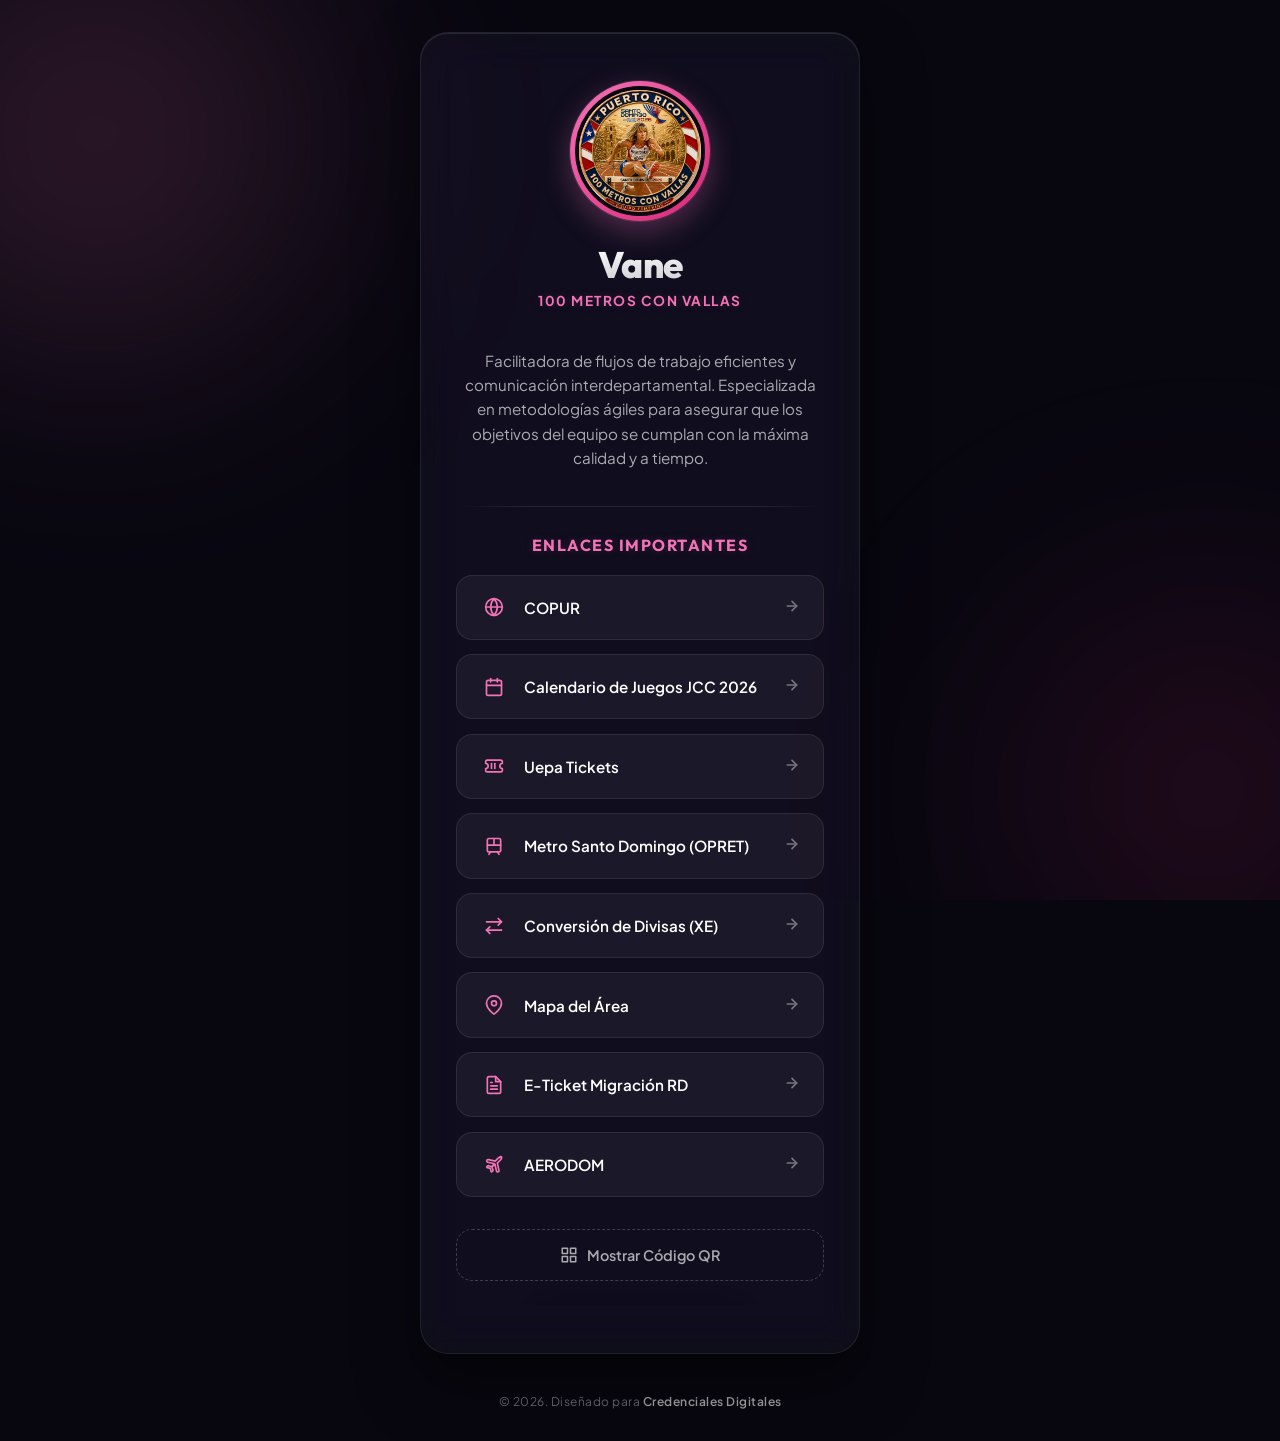
<file: vane.html>
<!DOCTYPE html>
<html lang="es">
<head>
  <meta charset="UTF-8">
  <meta name="viewport" content="width=device-width, initial-scale=1.0">
  <title>Vane - Perfil Biográfico</title>
  <link rel="stylesheet" href="global.css">
</head>
<body data-theme="vane">

  <!-- Ambient Dynamic Background -->
  <div class="ambient-bg" aria-hidden="true">
    <div class="orb orb-1"></div>
    <div class="orb orb-2"></div>
  </div>

  <div class="card-wrapper">
    <main class="card">
      
      <!-- Profile Header -->
      <div class="profile-header">
        <div class="image-container">
          <img class="profile-img" src="vane.png" alt="Fotografía de perfil de Vane">
        </div>
        <h1 class="profile-name">Vane</h1>
        <p class="profile-tag">100 Metros con Vallas</p>
      </div>

      <!-- Biography -->
      <section class="bio-section">
        <p class="bio-text">
          Facilitadora de flujos de trabajo eficientes y comunicación interdepartamental. Especializada en metodologías ágiles para asegurar que los objetivos del equipo se cumplan con la máxima calidad y a tiempo.
        </p>
      </section>

      <div class="divider"></div>

            <!-- Links List -->
      <h2 class="links-section-title">Enlaces Importantes</h2>
      <div class="links-container">
        
        <a href="http://copur.pr" class="link-item" target="_blank" rel="noopener noreferrer">
          <span class="link-icon">
            <svg xmlns="http://www.w3.org/2000/svg" width="20" height="20" viewBox="0 0 24 24" fill="none" stroke="currentColor" stroke-width="2" stroke-linecap="round" stroke-linejoin="round"><circle cx="12" cy="12" r="10"></circle><line x1="2" y1="12" x2="22" y2="12"></line><path d="M12 2a15.3 15.3 0 0 1 4 10 15.3 15.3 0 0 1-4 10 15.3 15.3 0 0 1-4-10 15.3 15.3 0 0 1 4-10z"></path></svg>
          </span>
          <span class="link-title">COPUR</span>
          <span class="link-arrow">
            <svg xmlns="http://www.w3.org/2000/svg" width="16" height="16" viewBox="0 0 24 24" fill="none" stroke="currentColor" stroke-width="2.5" stroke-linecap="round" stroke-linejoin="round"><line x1="5" y1="12" x2="19" y2="12"></line><polyline points="12,5 19,12 12,19"></polyline></svg>
          </span>
        </a>

        <a href="https://jcc2026.org/en/juegos/calendarios" class="link-item" target="_blank" rel="noopener noreferrer">
          <span class="link-icon">
            <svg xmlns="http://www.w3.org/2000/svg" width="20" height="20" viewBox="0 0 24 24" fill="none" stroke="currentColor" stroke-width="2" stroke-linecap="round" stroke-linejoin="round"><rect x="3" y="4" width="18" height="18" rx="2" ry="2"></rect><line x1="16" y1="2" x2="16" y2="6"></line><line x1="8" y1="2" x2="8" y2="6"></line><line x1="3" y1="10" x2="21" y2="10"></line></svg>
          </span>
          <span class="link-title">Calendario de Juegos JCC 2026</span>
          <span class="link-arrow">
            <svg xmlns="http://www.w3.org/2000/svg" width="16" height="16" viewBox="0 0 24 24" fill="none" stroke="currentColor" stroke-width="2.5" stroke-linecap="round" stroke-linejoin="round"><line x1="5" y1="12" x2="19" y2="12"></line><polyline points="12,5 19,12 12,19"></polyline></svg>
          </span>
        </a>

        <a href="https://uepatickets.com/tickets/principal" class="link-item" target="_blank" rel="noopener noreferrer">
          <span class="link-icon">
            <svg xmlns="http://www.w3.org/2000/svg" width="20" height="20" viewBox="0 0 24 24" fill="none" stroke="currentColor" stroke-width="2" stroke-linecap="round" stroke-linejoin="round"><path d="M2 9a3 3 0 0 1 0 6v2a2 2 0 0 0 2 2h16a2 2 0 0 0 2-2v-2a3 3 0 0 1 0-6V7a2 2 0 0 0-2-2H4a2 2 0 0 0-2 2z"></path><line x1="9" y1="9" x2="9" y2="15"></line><line x1="13" y1="9" x2="13" y2="15"></line></svg>
          </span>
          <span class="link-title">Uepa Tickets</span>
          <span class="link-arrow">
            <svg xmlns="http://www.w3.org/2000/svg" width="16" height="16" viewBox="0 0 24 24" fill="none" stroke="currentColor" stroke-width="2.5" stroke-linecap="round" stroke-linejoin="round"><line x1="5" y1="12" x2="19" y2="12"></line><polyline points="12,5 19,12 12,19"></polyline></svg>
          </span>
        </a>

        <a href="https://www.opret.gob.do/Servicios/Transportaci%C3%B3n" class="link-item" target="_blank" rel="noopener noreferrer">
          <span class="link-icon">
            <svg xmlns="http://www.w3.org/2000/svg" width="20" height="20" viewBox="0 0 24 24" fill="none" stroke="currentColor" stroke-width="2" stroke-linecap="round" stroke-linejoin="round"><rect x="4" y="3" width="16" height="16" rx="2"></rect><path d="M4 11h16"></path><path d="M12 3v8"></path><path d="m8 19-2 3"></path><path d="m16 19 2 3"></path></svg>
          </span>
          <span class="link-title">Metro Santo Domingo (OPRET)</span>
          <span class="link-arrow">
            <svg xmlns="http://www.w3.org/2000/svg" width="16" height="16" viewBox="0 0 24 24" fill="none" stroke="currentColor" stroke-width="2.5" stroke-linecap="round" stroke-linejoin="round"><line x1="5" y1="12" x2="19" y2="12"></line><polyline points="12,5 19,12 12,19"></polyline></svg>
          </span>
        </a>

        <a href="https://xe.com" class="link-item" target="_blank" rel="noopener noreferrer">
          <span class="link-icon">
            <svg xmlns="http://www.w3.org/2000/svg" width="20" height="20" viewBox="0 0 24 24" fill="none" stroke="currentColor" stroke-width="2" stroke-linecap="round" stroke-linejoin="round"><path d="M17 3L21 7L17 11"></path><path d="M3 7H21"></path><path d="M7 21L3 17L7 13"></path><path d="M21 17H3"></path></svg>
          </span>
          <span class="link-title">Conversión de Divisas (XE)</span>
          <span class="link-arrow">
            <svg xmlns="http://www.w3.org/2000/svg" width="16" height="16" viewBox="0 0 24 24" fill="none" stroke="currentColor" stroke-width="2.5" stroke-linecap="round" stroke-linejoin="round"><line x1="5" y1="12" x2="19" y2="12"></line><polyline points="12,5 19,12 12,19"></polyline></svg>
          </span>
        </a>

        <a href="https://www.google.com/maps/d/edit?mid=1YOW2Wri2BP-E-XvaI8PP1XkUeVQIWC4&amp;ll=18.476261434951414%2C-69.92090160014804&amp;z=20" class="link-item" target="_blank" rel="noopener noreferrer">
          <span class="link-icon">
            <svg xmlns="http://www.w3.org/2000/svg" width="20" height="20" viewBox="0 0 24 24" fill="none" stroke="currentColor" stroke-width="2" stroke-linecap="round" stroke-linejoin="round"><path d="M21 10c0 7-9 13-9 13s-9-6-9-13a9 9 0 0 1 18 0z"></path><circle cx="12" cy="10" r="3"></circle></svg>
          </span>
          <span class="link-title">Mapa del Área</span>
          <span class="link-arrow">
            <svg xmlns="http://www.w3.org/2000/svg" width="16" height="16" viewBox="0 0 24 24" fill="none" stroke="currentColor" stroke-width="2.5" stroke-linecap="round" stroke-linejoin="round"><line x1="5" y1="12" x2="19" y2="12"></line><polyline points="12,5 19,12 12,19"></polyline></svg>
          </span>
        </a>

        <a href="https://eticket.migracion.gob.do/" class="link-item" target="_blank" rel="noopener noreferrer">
          <span class="link-icon">
            <svg xmlns="http://www.w3.org/2000/svg" width="20" height="20" viewBox="0 0 24 24" fill="none" stroke="currentColor" stroke-width="2" stroke-linecap="round" stroke-linejoin="round"><path d="M14 2H6a2 2 0 0 0-2 2v16a2 2 0 0 0 2 2h12a2 2 0 0 0 2-2V8z"></path><polyline points="14 2 14 8 20 8"></polyline><line x1="16" y1="13" x2="8" y2="13"></line><line x1="16" y1="17" x2="8" y2="17"></line><polyline points="10 9 9 9 8 9"></polyline></svg>
          </span>
          <span class="link-title">E-Ticket Migración RD</span>
          <span class="link-arrow">
            <svg xmlns="http://www.w3.org/2000/svg" width="16" height="16" viewBox="0 0 24 24" fill="none" stroke="currentColor" stroke-width="2.5" stroke-linecap="round" stroke-linejoin="round"><line x1="5" y1="12" x2="19" y2="12"></line><polyline points="12,5 19,12 12,19"></polyline></svg>
          </span>
        </a>

        <a href="https://www.aerodom.com/" class="link-item" target="_blank" rel="noopener noreferrer">
          <span class="link-icon">
            <svg xmlns="http://www.w3.org/2000/svg" width="20" height="20" viewBox="0 0 24 24" fill="none" stroke="currentColor" stroke-width="2" stroke-linecap="round" stroke-linejoin="round"><path d="M17.8 19.2 16 11l3.5-3.5C21 6 21.5 4 21 3.5c-.5-.5-2.5 0-4 1.5L13.5 8.5 5.3 6.7c-.9-.2-1.8.3-2 1.2-.2.9.3 1.8 1.2 2l8.2 1.8-3.5 3.5L5.7 14c-.6-.1-1.2.1-1.6.6l-.6.6c-.4.4-.2 1.1.4 1.2l3.7.8.8 3.7c.1.6.8.8 1.2.4l.6-.6c.5-.4.7-1 .6-1.6l-1.2-3.5 3.5-3.5 1.8 8.2c.2.9 1.1 1.5 2 1.2.9-.2 1.4-1.1 1.2-2z"></path></svg>
          </span>
          <span class="link-title">AERODOM</span>
          <span class="link-arrow">
            <svg xmlns="http://www.w3.org/2000/svg" width="16" height="16" viewBox="0 0 24 24" fill="none" stroke="currentColor" stroke-width="2.5" stroke-linecap="round" stroke-linejoin="round"><line x1="5" y1="12" x2="19" y2="12"></line><polyline points="12,5 19,12 12,19"></polyline></svg>
          </span>
        </a>

      </div>
<!-- QR Code Interactive Section -->
      <button class="btn-qr-toggle" id="toggle-qr" aria-expanded="false" aria-controls="qr-section">
        <svg xmlns="http://www.w3.org/2000/svg" width="18" height="18" viewBox="0 0 24 24" fill="none" stroke="currentColor" stroke-width="2" stroke-linecap="round" stroke-linejoin="round"><rect x="3" y="3" width="7" height="7"></rect><rect x="14" y="3" width="7" height="7"></rect><rect x="14" y="14" width="7" height="7"></rect><rect x="3" y="14" width="7" height="7"></rect></svg>
        <span class="toggle-text">Mostrar Código QR</span>
      </button>

      <div class="qr-section" id="qr-section" aria-hidden="true">
        <div class="qr-container">
          <div class="qr-box">
            <img src="qrcodes/vane_qr.png" alt="Código QR de Vane">
          </div>
          <span class="qr-text">Escanea este QR para compartir este perfil</span>
        </div>
      </div>

    </main>

    <footer class="footer">
      <p>&copy; 2026. Diseñado para <a href="https://example.com" target="_blank" rel="noopener noreferrer">Credenciales Digitales</a></p>
    </footer>
  </div>

  <script>
    document.getElementById('toggle-qr').addEventListener('click', function() {
      const qrSection = document.getElementById('qr-section');
      const isShow = qrSection.classList.toggle('show');
      this.setAttribute('aria-expanded', isShow);
      qrSection.setAttribute('aria-hidden', !isShow);
      this.querySelector('.toggle-text').textContent = isShow ? 'Ocultar Código QR' : 'Mostrar Código QR';
    });
  </script>
</body>
</html>
</file>
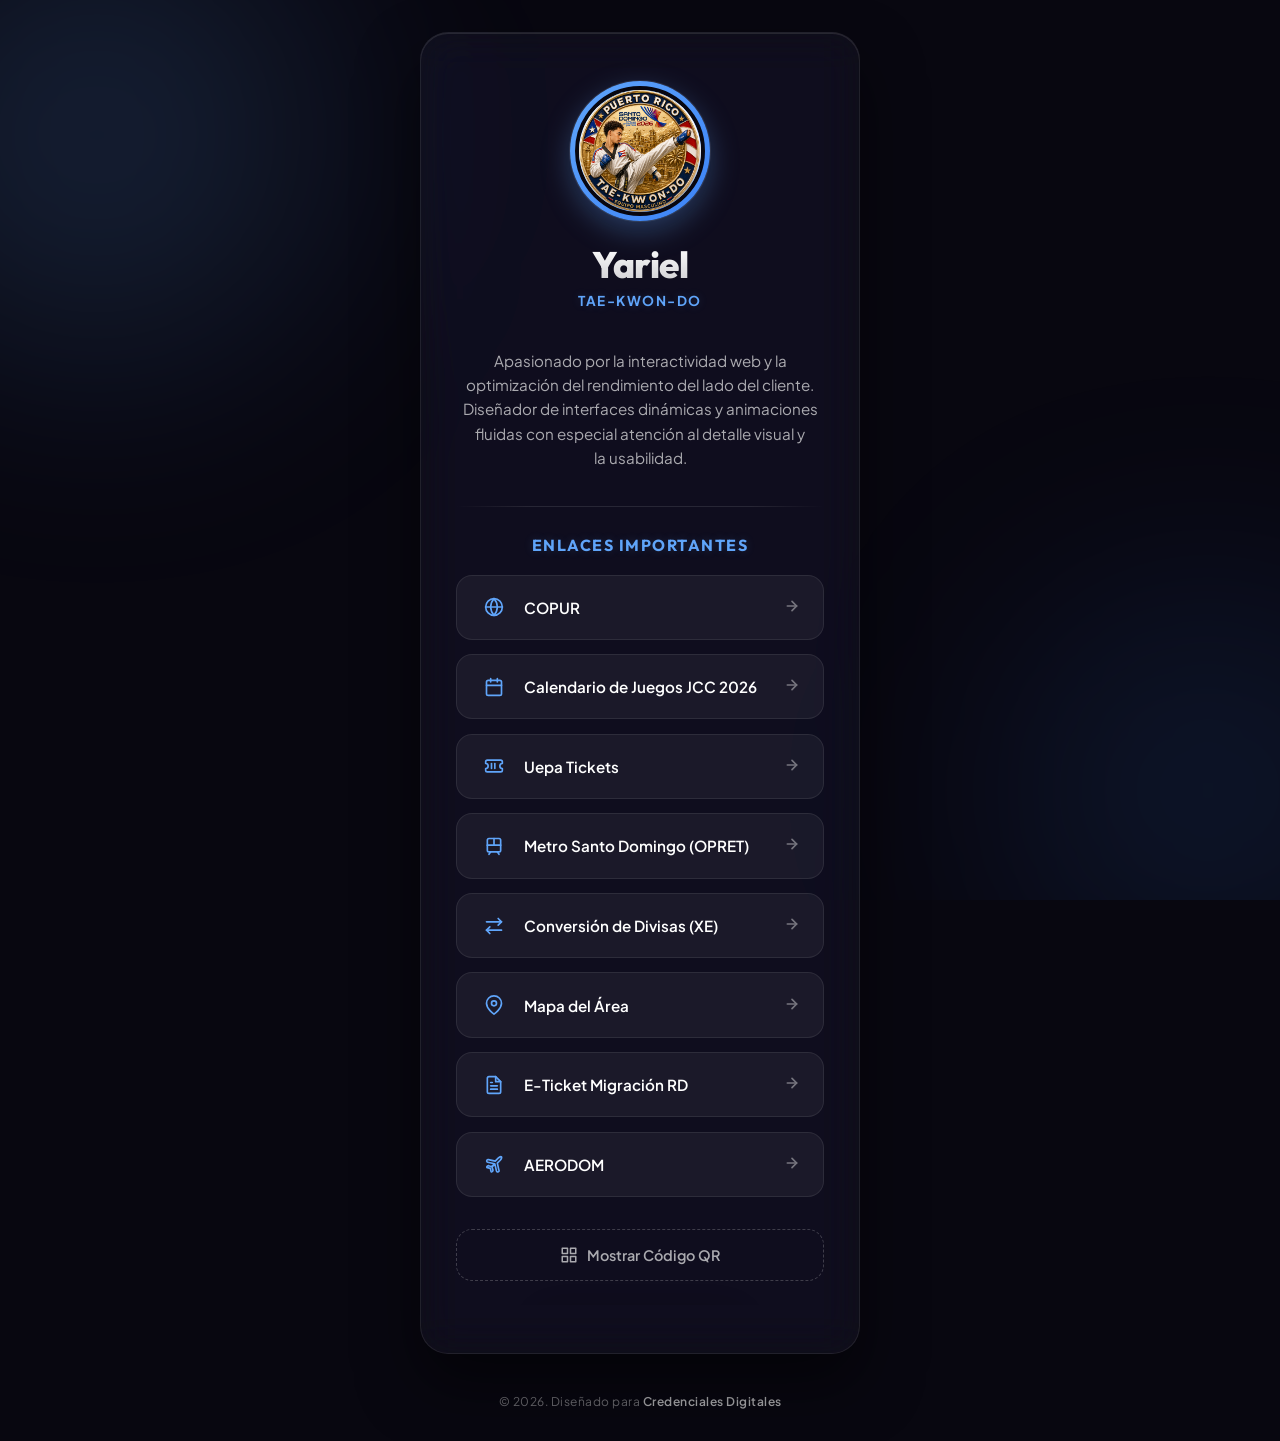
<file: yariel.html>
<!DOCTYPE html>
<html lang="es">
<head>
  <meta charset="UTF-8">
  <meta name="viewport" content="width=device-width, initial-scale=1.0">
  <title>Yariel - Perfil Biográfico</title>
  <link rel="stylesheet" href="global.css">
</head>
<body data-theme="yariel">

  <!-- Ambient Dynamic Background -->
  <div class="ambient-bg" aria-hidden="true">
    <div class="orb orb-1"></div>
    <div class="orb orb-2"></div>
  </div>

  <div class="card-wrapper">
    <main class="card">
      
      <!-- Profile Header -->
      <div class="profile-header">
        <div class="image-container">
          <img class="profile-img" src="yariel.png" alt="Fotografía de perfil de Yariel">
        </div>
        <h1 class="profile-name">Yariel</h1>
        <p class="profile-tag">Tae-Kwon-Do</p>
      </div>

      <!-- Biography -->
      <section class="bio-section">
        <p class="bio-text">
          Apasionado por la interactividad web y la optimización del rendimiento del lado del cliente. Diseñador de interfaces dinámicas y animaciones fluidas con especial atención al detalle visual y la usabilidad.
        </p>
      </section>

      <div class="divider"></div>

            <!-- Links List -->
      <h2 class="links-section-title">Enlaces Importantes</h2>
      <div class="links-container">
        
        <a href="http://copur.pr" class="link-item" target="_blank" rel="noopener noreferrer">
          <span class="link-icon">
            <svg xmlns="http://www.w3.org/2000/svg" width="20" height="20" viewBox="0 0 24 24" fill="none" stroke="currentColor" stroke-width="2" stroke-linecap="round" stroke-linejoin="round"><circle cx="12" cy="12" r="10"></circle><line x1="2" y1="12" x2="22" y2="12"></line><path d="M12 2a15.3 15.3 0 0 1 4 10 15.3 15.3 0 0 1-4 10 15.3 15.3 0 0 1-4-10 15.3 15.3 0 0 1 4-10z"></path></svg>
          </span>
          <span class="link-title">COPUR</span>
          <span class="link-arrow">
            <svg xmlns="http://www.w3.org/2000/svg" width="16" height="16" viewBox="0 0 24 24" fill="none" stroke="currentColor" stroke-width="2.5" stroke-linecap="round" stroke-linejoin="round"><line x1="5" y1="12" x2="19" y2="12"></line><polyline points="12,5 19,12 12,19"></polyline></svg>
          </span>
        </a>

        <a href="https://jcc2026.org/en/juegos/calendarios" class="link-item" target="_blank" rel="noopener noreferrer">
          <span class="link-icon">
            <svg xmlns="http://www.w3.org/2000/svg" width="20" height="20" viewBox="0 0 24 24" fill="none" stroke="currentColor" stroke-width="2" stroke-linecap="round" stroke-linejoin="round"><rect x="3" y="4" width="18" height="18" rx="2" ry="2"></rect><line x1="16" y1="2" x2="16" y2="6"></line><line x1="8" y1="2" x2="8" y2="6"></line><line x1="3" y1="10" x2="21" y2="10"></line></svg>
          </span>
          <span class="link-title">Calendario de Juegos JCC 2026</span>
          <span class="link-arrow">
            <svg xmlns="http://www.w3.org/2000/svg" width="16" height="16" viewBox="0 0 24 24" fill="none" stroke="currentColor" stroke-width="2.5" stroke-linecap="round" stroke-linejoin="round"><line x1="5" y1="12" x2="19" y2="12"></line><polyline points="12,5 19,12 12,19"></polyline></svg>
          </span>
        </a>

        <a href="https://uepatickets.com/tickets/principal" class="link-item" target="_blank" rel="noopener noreferrer">
          <span class="link-icon">
            <svg xmlns="http://www.w3.org/2000/svg" width="20" height="20" viewBox="0 0 24 24" fill="none" stroke="currentColor" stroke-width="2" stroke-linecap="round" stroke-linejoin="round"><path d="M2 9a3 3 0 0 1 0 6v2a2 2 0 0 0 2 2h16a2 2 0 0 0 2-2v-2a3 3 0 0 1 0-6V7a2 2 0 0 0-2-2H4a2 2 0 0 0-2 2z"></path><line x1="9" y1="9" x2="9" y2="15"></line><line x1="13" y1="9" x2="13" y2="15"></line></svg>
          </span>
          <span class="link-title">Uepa Tickets</span>
          <span class="link-arrow">
            <svg xmlns="http://www.w3.org/2000/svg" width="16" height="16" viewBox="0 0 24 24" fill="none" stroke="currentColor" stroke-width="2.5" stroke-linecap="round" stroke-linejoin="round"><line x1="5" y1="12" x2="19" y2="12"></line><polyline points="12,5 19,12 12,19"></polyline></svg>
          </span>
        </a>

        <a href="https://www.opret.gob.do/Servicios/Transportaci%C3%B3n" class="link-item" target="_blank" rel="noopener noreferrer">
          <span class="link-icon">
            <svg xmlns="http://www.w3.org/2000/svg" width="20" height="20" viewBox="0 0 24 24" fill="none" stroke="currentColor" stroke-width="2" stroke-linecap="round" stroke-linejoin="round"><rect x="4" y="3" width="16" height="16" rx="2"></rect><path d="M4 11h16"></path><path d="M12 3v8"></path><path d="m8 19-2 3"></path><path d="m16 19 2 3"></path></svg>
          </span>
          <span class="link-title">Metro Santo Domingo (OPRET)</span>
          <span class="link-arrow">
            <svg xmlns="http://www.w3.org/2000/svg" width="16" height="16" viewBox="0 0 24 24" fill="none" stroke="currentColor" stroke-width="2.5" stroke-linecap="round" stroke-linejoin="round"><line x1="5" y1="12" x2="19" y2="12"></line><polyline points="12,5 19,12 12,19"></polyline></svg>
          </span>
        </a>

        <a href="https://xe.com" class="link-item" target="_blank" rel="noopener noreferrer">
          <span class="link-icon">
            <svg xmlns="http://www.w3.org/2000/svg" width="20" height="20" viewBox="0 0 24 24" fill="none" stroke="currentColor" stroke-width="2" stroke-linecap="round" stroke-linejoin="round"><path d="M17 3L21 7L17 11"></path><path d="M3 7H21"></path><path d="M7 21L3 17L7 13"></path><path d="M21 17H3"></path></svg>
          </span>
          <span class="link-title">Conversión de Divisas (XE)</span>
          <span class="link-arrow">
            <svg xmlns="http://www.w3.org/2000/svg" width="16" height="16" viewBox="0 0 24 24" fill="none" stroke="currentColor" stroke-width="2.5" stroke-linecap="round" stroke-linejoin="round"><line x1="5" y1="12" x2="19" y2="12"></line><polyline points="12,5 19,12 12,19"></polyline></svg>
          </span>
        </a>

        <a href="https://www.google.com/maps/d/edit?mid=1YOW2Wri2BP-E-XvaI8PP1XkUeVQIWC4&amp;ll=18.476261434951414%2C-69.92090160014804&amp;z=20" class="link-item" target="_blank" rel="noopener noreferrer">
          <span class="link-icon">
            <svg xmlns="http://www.w3.org/2000/svg" width="20" height="20" viewBox="0 0 24 24" fill="none" stroke="currentColor" stroke-width="2" stroke-linecap="round" stroke-linejoin="round"><path d="M21 10c0 7-9 13-9 13s-9-6-9-13a9 9 0 0 1 18 0z"></path><circle cx="12" cy="10" r="3"></circle></svg>
          </span>
          <span class="link-title">Mapa del Área</span>
          <span class="link-arrow">
            <svg xmlns="http://www.w3.org/2000/svg" width="16" height="16" viewBox="0 0 24 24" fill="none" stroke="currentColor" stroke-width="2.5" stroke-linecap="round" stroke-linejoin="round"><line x1="5" y1="12" x2="19" y2="12"></line><polyline points="12,5 19,12 12,19"></polyline></svg>
          </span>
        </a>

        <a href="https://eticket.migracion.gob.do/" class="link-item" target="_blank" rel="noopener noreferrer">
          <span class="link-icon">
            <svg xmlns="http://www.w3.org/2000/svg" width="20" height="20" viewBox="0 0 24 24" fill="none" stroke="currentColor" stroke-width="2" stroke-linecap="round" stroke-linejoin="round"><path d="M14 2H6a2 2 0 0 0-2 2v16a2 2 0 0 0 2 2h12a2 2 0 0 0 2-2V8z"></path><polyline points="14 2 14 8 20 8"></polyline><line x1="16" y1="13" x2="8" y2="13"></line><line x1="16" y1="17" x2="8" y2="17"></line><polyline points="10 9 9 9 8 9"></polyline></svg>
          </span>
          <span class="link-title">E-Ticket Migración RD</span>
          <span class="link-arrow">
            <svg xmlns="http://www.w3.org/2000/svg" width="16" height="16" viewBox="0 0 24 24" fill="none" stroke="currentColor" stroke-width="2.5" stroke-linecap="round" stroke-linejoin="round"><line x1="5" y1="12" x2="19" y2="12"></line><polyline points="12,5 19,12 12,19"></polyline></svg>
          </span>
        </a>

        <a href="https://www.aerodom.com/" class="link-item" target="_blank" rel="noopener noreferrer">
          <span class="link-icon">
            <svg xmlns="http://www.w3.org/2000/svg" width="20" height="20" viewBox="0 0 24 24" fill="none" stroke="currentColor" stroke-width="2" stroke-linecap="round" stroke-linejoin="round"><path d="M17.8 19.2 16 11l3.5-3.5C21 6 21.5 4 21 3.5c-.5-.5-2.5 0-4 1.5L13.5 8.5 5.3 6.7c-.9-.2-1.8.3-2 1.2-.2.9.3 1.8 1.2 2l8.2 1.8-3.5 3.5L5.7 14c-.6-.1-1.2.1-1.6.6l-.6.6c-.4.4-.2 1.1.4 1.2l3.7.8.8 3.7c.1.6.8.8 1.2.4l.6-.6c.5-.4.7-1 .6-1.6l-1.2-3.5 3.5-3.5 1.8 8.2c.2.9 1.1 1.5 2 1.2.9-.2 1.4-1.1 1.2-2z"></path></svg>
          </span>
          <span class="link-title">AERODOM</span>
          <span class="link-arrow">
            <svg xmlns="http://www.w3.org/2000/svg" width="16" height="16" viewBox="0 0 24 24" fill="none" stroke="currentColor" stroke-width="2.5" stroke-linecap="round" stroke-linejoin="round"><line x1="5" y1="12" x2="19" y2="12"></line><polyline points="12,5 19,12 12,19"></polyline></svg>
          </span>
        </a>

      </div>
<!-- QR Code Interactive Section -->
      <button class="btn-qr-toggle" id="toggle-qr" aria-expanded="false" aria-controls="qr-section">
        <svg xmlns="http://www.w3.org/2000/svg" width="18" height="18" viewBox="0 0 24 24" fill="none" stroke="currentColor" stroke-width="2" stroke-linecap="round" stroke-linejoin="round"><rect x="3" y="3" width="7" height="7"></rect><rect x="14" y="3" width="7" height="7"></rect><rect x="14" y="14" width="7" height="7"></rect><rect x="3" y="14" width="7" height="7"></rect></svg>
        <span class="toggle-text">Mostrar Código QR</span>
      </button>

      <div class="qr-section" id="qr-section" aria-hidden="true">
        <div class="qr-container">
          <div class="qr-box">
            <img src="qrcodes/yariel_qr.png" alt="Código QR de Yariel">
          </div>
          <span class="qr-text">Escanea este QR para compartir este perfil</span>
        </div>
      </div>

    </main>

    <footer class="footer">
      <p>&copy; 2026. Diseñado para <a href="https://example.com" target="_blank" rel="noopener noreferrer">Credenciales Digitales</a></p>
    </footer>
  </div>

  <script>
    document.getElementById('toggle-qr').addEventListener('click', function() {
      const qrSection = document.getElementById('qr-section');
      const isShow = qrSection.classList.toggle('show');
      this.setAttribute('aria-expanded', isShow);
      qrSection.setAttribute('aria-hidden', !isShow);
      this.querySelector('.toggle-text').textContent = isShow ? 'Ocultar Código QR' : 'Mostrar Código QR';
    });
  </script>
</body>
</html>
</file>
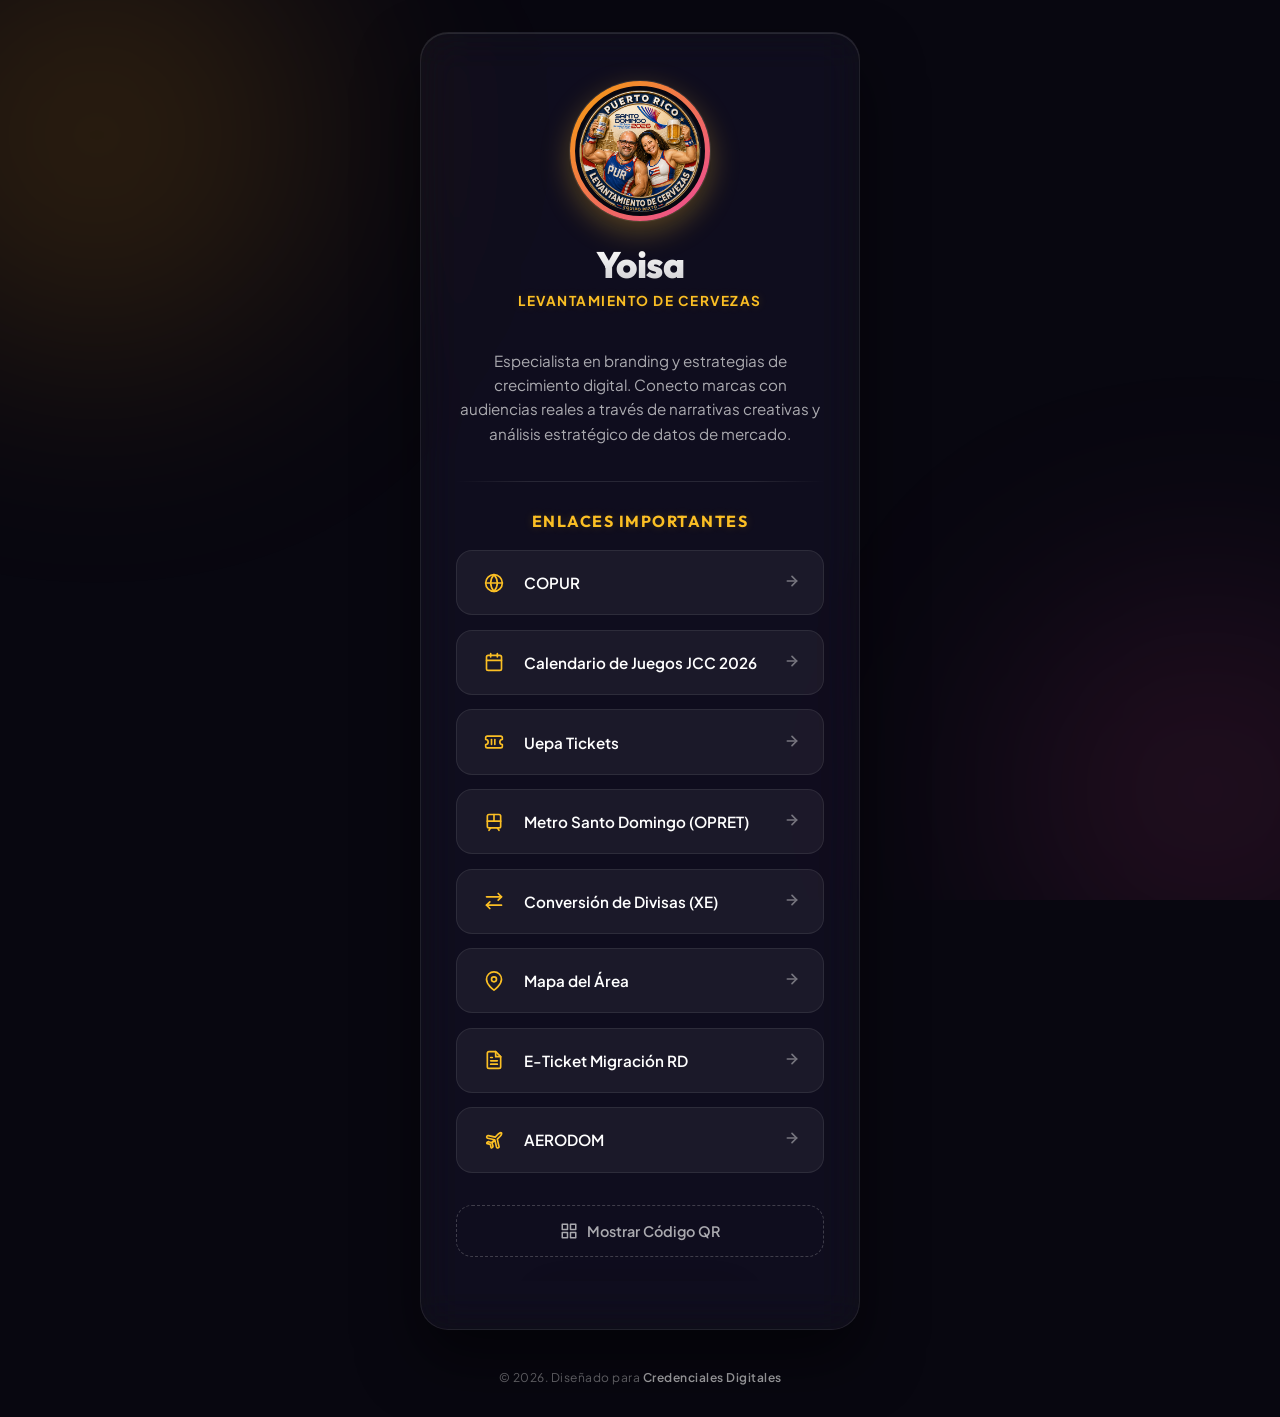
<file: yoisa.html>
<!DOCTYPE html>
<html lang="es">
<head>
  <meta charset="UTF-8">
  <meta name="viewport" content="width=device-width, initial-scale=1.0">
  <title>Yoisa - Perfil Biográfico</title>
  <link rel="stylesheet" href="global.css">
</head>
<body data-theme="yoisa">

  <!-- Ambient Dynamic Background -->
  <div class="ambient-bg" aria-hidden="true">
    <div class="orb orb-1"></div>
    <div class="orb orb-2"></div>
  </div>

  <div class="card-wrapper">
    <main class="card">
      
      <!-- Profile Header -->
      <div class="profile-header">
        <div class="image-container">
          <img class="profile-img" src="yoisa.png" alt="Fotografía de perfil de Yoisa">
        </div>
        <h1 class="profile-name">Yoisa</h1>
        <p class="profile-tag">Levantamiento de Cervezas</p>
      </div>

      <!-- Biography -->
      <section class="bio-section">
        <p class="bio-text">
          Especialista en branding y estrategias de crecimiento digital. Conecto marcas con audiencias reales a través de narrativas creativas y análisis estratégico de datos de mercado.
        </p>
      </section>

      <div class="divider"></div>

            <!-- Links List -->
      <h2 class="links-section-title">Enlaces Importantes</h2>
      <div class="links-container">
        
        <a href="http://copur.pr" class="link-item" target="_blank" rel="noopener noreferrer">
          <span class="link-icon">
            <svg xmlns="http://www.w3.org/2000/svg" width="20" height="20" viewBox="0 0 24 24" fill="none" stroke="currentColor" stroke-width="2" stroke-linecap="round" stroke-linejoin="round"><circle cx="12" cy="12" r="10"></circle><line x1="2" y1="12" x2="22" y2="12"></line><path d="M12 2a15.3 15.3 0 0 1 4 10 15.3 15.3 0 0 1-4 10 15.3 15.3 0 0 1-4-10 15.3 15.3 0 0 1 4-10z"></path></svg>
          </span>
          <span class="link-title">COPUR</span>
          <span class="link-arrow">
            <svg xmlns="http://www.w3.org/2000/svg" width="16" height="16" viewBox="0 0 24 24" fill="none" stroke="currentColor" stroke-width="2.5" stroke-linecap="round" stroke-linejoin="round"><line x1="5" y1="12" x2="19" y2="12"></line><polyline points="12,5 19,12 12,19"></polyline></svg>
          </span>
        </a>

        <a href="https://jcc2026.org/en/juegos/calendarios" class="link-item" target="_blank" rel="noopener noreferrer">
          <span class="link-icon">
            <svg xmlns="http://www.w3.org/2000/svg" width="20" height="20" viewBox="0 0 24 24" fill="none" stroke="currentColor" stroke-width="2" stroke-linecap="round" stroke-linejoin="round"><rect x="3" y="4" width="18" height="18" rx="2" ry="2"></rect><line x1="16" y1="2" x2="16" y2="6"></line><line x1="8" y1="2" x2="8" y2="6"></line><line x1="3" y1="10" x2="21" y2="10"></line></svg>
          </span>
          <span class="link-title">Calendario de Juegos JCC 2026</span>
          <span class="link-arrow">
            <svg xmlns="http://www.w3.org/2000/svg" width="16" height="16" viewBox="0 0 24 24" fill="none" stroke="currentColor" stroke-width="2.5" stroke-linecap="round" stroke-linejoin="round"><line x1="5" y1="12" x2="19" y2="12"></line><polyline points="12,5 19,12 12,19"></polyline></svg>
          </span>
        </a>

        <a href="https://uepatickets.com/tickets/principal" class="link-item" target="_blank" rel="noopener noreferrer">
          <span class="link-icon">
            <svg xmlns="http://www.w3.org/2000/svg" width="20" height="20" viewBox="0 0 24 24" fill="none" stroke="currentColor" stroke-width="2" stroke-linecap="round" stroke-linejoin="round"><path d="M2 9a3 3 0 0 1 0 6v2a2 2 0 0 0 2 2h16a2 2 0 0 0 2-2v-2a3 3 0 0 1 0-6V7a2 2 0 0 0-2-2H4a2 2 0 0 0-2 2z"></path><line x1="9" y1="9" x2="9" y2="15"></line><line x1="13" y1="9" x2="13" y2="15"></line></svg>
          </span>
          <span class="link-title">Uepa Tickets</span>
          <span class="link-arrow">
            <svg xmlns="http://www.w3.org/2000/svg" width="16" height="16" viewBox="0 0 24 24" fill="none" stroke="currentColor" stroke-width="2.5" stroke-linecap="round" stroke-linejoin="round"><line x1="5" y1="12" x2="19" y2="12"></line><polyline points="12,5 19,12 12,19"></polyline></svg>
          </span>
        </a>

        <a href="https://www.opret.gob.do/Servicios/Transportaci%C3%B3n" class="link-item" target="_blank" rel="noopener noreferrer">
          <span class="link-icon">
            <svg xmlns="http://www.w3.org/2000/svg" width="20" height="20" viewBox="0 0 24 24" fill="none" stroke="currentColor" stroke-width="2" stroke-linecap="round" stroke-linejoin="round"><rect x="4" y="3" width="16" height="16" rx="2"></rect><path d="M4 11h16"></path><path d="M12 3v8"></path><path d="m8 19-2 3"></path><path d="m16 19 2 3"></path></svg>
          </span>
          <span class="link-title">Metro Santo Domingo (OPRET)</span>
          <span class="link-arrow">
            <svg xmlns="http://www.w3.org/2000/svg" width="16" height="16" viewBox="0 0 24 24" fill="none" stroke="currentColor" stroke-width="2.5" stroke-linecap="round" stroke-linejoin="round"><line x1="5" y1="12" x2="19" y2="12"></line><polyline points="12,5 19,12 12,19"></polyline></svg>
          </span>
        </a>

        <a href="https://xe.com" class="link-item" target="_blank" rel="noopener noreferrer">
          <span class="link-icon">
            <svg xmlns="http://www.w3.org/2000/svg" width="20" height="20" viewBox="0 0 24 24" fill="none" stroke="currentColor" stroke-width="2" stroke-linecap="round" stroke-linejoin="round"><path d="M17 3L21 7L17 11"></path><path d="M3 7H21"></path><path d="M7 21L3 17L7 13"></path><path d="M21 17H3"></path></svg>
          </span>
          <span class="link-title">Conversión de Divisas (XE)</span>
          <span class="link-arrow">
            <svg xmlns="http://www.w3.org/2000/svg" width="16" height="16" viewBox="0 0 24 24" fill="none" stroke="currentColor" stroke-width="2.5" stroke-linecap="round" stroke-linejoin="round"><line x1="5" y1="12" x2="19" y2="12"></line><polyline points="12,5 19,12 12,19"></polyline></svg>
          </span>
        </a>

        <a href="https://www.google.com/maps/d/edit?mid=1YOW2Wri2BP-E-XvaI8PP1XkUeVQIWC4&amp;ll=18.476261434951414%2C-69.92090160014804&amp;z=20" class="link-item" target="_blank" rel="noopener noreferrer">
          <span class="link-icon">
            <svg xmlns="http://www.w3.org/2000/svg" width="20" height="20" viewBox="0 0 24 24" fill="none" stroke="currentColor" stroke-width="2" stroke-linecap="round" stroke-linejoin="round"><path d="M21 10c0 7-9 13-9 13s-9-6-9-13a9 9 0 0 1 18 0z"></path><circle cx="12" cy="10" r="3"></circle></svg>
          </span>
          <span class="link-title">Mapa del Área</span>
          <span class="link-arrow">
            <svg xmlns="http://www.w3.org/2000/svg" width="16" height="16" viewBox="0 0 24 24" fill="none" stroke="currentColor" stroke-width="2.5" stroke-linecap="round" stroke-linejoin="round"><line x1="5" y1="12" x2="19" y2="12"></line><polyline points="12,5 19,12 12,19"></polyline></svg>
          </span>
        </a>

        <a href="https://eticket.migracion.gob.do/" class="link-item" target="_blank" rel="noopener noreferrer">
          <span class="link-icon">
            <svg xmlns="http://www.w3.org/2000/svg" width="20" height="20" viewBox="0 0 24 24" fill="none" stroke="currentColor" stroke-width="2" stroke-linecap="round" stroke-linejoin="round"><path d="M14 2H6a2 2 0 0 0-2 2v16a2 2 0 0 0 2 2h12a2 2 0 0 0 2-2V8z"></path><polyline points="14 2 14 8 20 8"></polyline><line x1="16" y1="13" x2="8" y2="13"></line><line x1="16" y1="17" x2="8" y2="17"></line><polyline points="10 9 9 9 8 9"></polyline></svg>
          </span>
          <span class="link-title">E-Ticket Migración RD</span>
          <span class="link-arrow">
            <svg xmlns="http://www.w3.org/2000/svg" width="16" height="16" viewBox="0 0 24 24" fill="none" stroke="currentColor" stroke-width="2.5" stroke-linecap="round" stroke-linejoin="round"><line x1="5" y1="12" x2="19" y2="12"></line><polyline points="12,5 19,12 12,19"></polyline></svg>
          </span>
        </a>

        <a href="https://www.aerodom.com/" class="link-item" target="_blank" rel="noopener noreferrer">
          <span class="link-icon">
            <svg xmlns="http://www.w3.org/2000/svg" width="20" height="20" viewBox="0 0 24 24" fill="none" stroke="currentColor" stroke-width="2" stroke-linecap="round" stroke-linejoin="round"><path d="M17.8 19.2 16 11l3.5-3.5C21 6 21.5 4 21 3.5c-.5-.5-2.5 0-4 1.5L13.5 8.5 5.3 6.7c-.9-.2-1.8.3-2 1.2-.2.9.3 1.8 1.2 2l8.2 1.8-3.5 3.5L5.7 14c-.6-.1-1.2.1-1.6.6l-.6.6c-.4.4-.2 1.1.4 1.2l3.7.8.8 3.7c.1.6.8.8 1.2.4l.6-.6c.5-.4.7-1 .6-1.6l-1.2-3.5 3.5-3.5 1.8 8.2c.2.9 1.1 1.5 2 1.2.9-.2 1.4-1.1 1.2-2z"></path></svg>
          </span>
          <span class="link-title">AERODOM</span>
          <span class="link-arrow">
            <svg xmlns="http://www.w3.org/2000/svg" width="16" height="16" viewBox="0 0 24 24" fill="none" stroke="currentColor" stroke-width="2.5" stroke-linecap="round" stroke-linejoin="round"><line x1="5" y1="12" x2="19" y2="12"></line><polyline points="12,5 19,12 12,19"></polyline></svg>
          </span>
        </a>

      </div>
<!-- QR Code Interactive Section -->
      <button class="btn-qr-toggle" id="toggle-qr" aria-expanded="false" aria-controls="qr-section">
        <svg xmlns="http://www.w3.org/2000/svg" width="18" height="18" viewBox="0 0 24 24" fill="none" stroke="currentColor" stroke-width="2" stroke-linecap="round" stroke-linejoin="round"><rect x="3" y="3" width="7" height="7"></rect><rect x="14" y="3" width="7" height="7"></rect><rect x="14" y="14" width="7" height="7"></rect><rect x="3" y="14" width="7" height="7"></rect></svg>
        <span class="toggle-text">Mostrar Código QR</span>
      </button>

      <div class="qr-section" id="qr-section" aria-hidden="true">
        <div class="qr-container">
          <div class="qr-box">
            <img src="qrcodes/yoisa_qr.png" alt="Código QR de Yoisa">
          </div>
          <span class="qr-text">Escanea este QR para compartir este perfil</span>
        </div>
      </div>

    </main>

    <footer class="footer">
      <p>&copy; 2026. Diseñado para <a href="https://example.com" target="_blank" rel="noopener noreferrer">Credenciales Digitales</a></p>
    </footer>
  </div>

  <script>
    document.getElementById('toggle-qr').addEventListener('click', function() {
      const qrSection = document.getElementById('qr-section');
      const isShow = qrSection.classList.toggle('show');
      this.setAttribute('aria-expanded', isShow);
      qrSection.setAttribute('aria-hidden', !isShow);
      this.querySelector('.toggle-text').textContent = isShow ? 'Ocultar Código QR' : 'Mostrar Código QR';
    });
  </script>
</body>
</html>
</file>
<file: global.css>
@import url('https://fonts.googleapis.com/css2?family=Outfit:wght@300;400;600;800&family=Plus+Jakarta+Sans:wght@300;400;600;700&display=swap');

:root {
  /* Default Theme: Dark Cyber Indigo */
  --bg-primary: #080710;
  --card-bg: rgba(255, 255, 255, 0.03);
  --card-border: rgba(255, 255, 255, 0.08);
  --text-primary: #ffffff;
  --text-secondary: rgba(255, 255, 255, 0.65);
  --text-muted: rgba(255, 255, 255, 0.4);
  --accent-color: #818cf8;
  --accent-rgb: 129, 140, 248;
  --accent-gradient: linear-gradient(135deg, #a78bfa, #6366f1);
  --btn-bg: rgba(255, 255, 255, 0.05);
  --btn-border: rgba(255, 255, 255, 0.08);
  --btn-hover-bg: rgba(255, 255, 255, 0.12);
  --font-title: 'Outfit', -apple-system, BlinkMacSystemFont, "Segoe UI", Roboto, sans-serif;
  --font-body: 'Plus Jakarta Sans', -apple-system, BlinkMacSystemFont, "Segoe UI", Roboto, sans-serif;
  --orb-1: rgba(99, 102, 241, 0.15);
  --orb-2: rgba(167, 139, 250, 0.15);
}

/* Accent Themes for each Pin */
[data-theme="ada"] {
  --accent-color: #c084fc;
  --accent-rgb: 192, 132, 252;
  --accent-gradient: linear-gradient(135deg, #f472b6, #a855f7);
  --orb-1: rgba(244, 114, 182, 0.12);
  --orb-2: rgba(168, 85, 247, 0.15);
}

[data-theme="diego"] {
  --accent-color: #2dd4bf;
  --accent-rgb: 45, 212, 191;
  --accent-gradient: linear-gradient(135deg, #34d399, #0ea5e9);
  --orb-1: rgba(52, 211, 153, 0.12);
  --orb-2: rgba(14, 165, 233, 0.15);
}

[data-theme="fernan"] {
  --accent-color: #4ade80;
  --accent-rgb: 74, 222, 128;
  --accent-gradient: linear-gradient(135deg, #34d399, #059669);
  --orb-1: rgba(52, 211, 153, 0.15);
  --orb-2: rgba(5, 150, 105, 0.12);
}

[data-theme="yoisa"] {
  --accent-color: #fbbf24;
  --accent-rgb: 251, 191, 36;
  --accent-gradient: linear-gradient(135deg, #f59e0b, #ec4899);
  --orb-1: rgba(245, 158, 11, 0.15);
  --orb-2: rgba(236, 72, 153, 0.12);
}

[data-theme="boxeo"] {
  --accent-color: #f87171;
  --accent-rgb: 248, 113, 113;
  --accent-gradient: linear-gradient(135deg, #ef4444, #f97316);
  --orb-1: rgba(239, 68, 68, 0.15);
  --orb-2: rgba(249, 115, 22, 0.12);
}

[data-theme="vane"] {
  --accent-color: #f472b6;
  --accent-rgb: 244, 114, 182;
  --accent-gradient: linear-gradient(135deg, #f472b6, #db2777);
  --orb-1: rgba(244, 114, 182, 0.15);
  --orb-2: rgba(219, 39, 119, 0.12);
}

[data-theme="yariel"] {
  --accent-color: #60a5fa;
  --accent-rgb: 96, 165, 250;
  --accent-gradient: linear-gradient(135deg, #60a5fa, #3b82f6);
  --orb-1: rgba(96, 165, 250, 0.15);
  --orb-2: rgba(59, 130, 246, 0.12);
}

/* Reset & Base */
*, *::before, *::after {
  box-sizing: border-box;
  margin: 0;
  padding: 0;
}

html {
  font-size: 16px;
  scroll-behavior: smooth;
  height: 100%;
}

body {
  background-color: var(--bg-primary);
  color: var(--text-primary);
  font-family: var(--font-body);
  min-height: 100dvh;
  display: flex;
  justify-content: center;
  align-items: center;
  position: relative;
  overflow-x: hidden;
  padding: 2rem 1rem;
}

/* Ambient Animated Orbs */
.ambient-bg {
  position: fixed;
  top: 0;
  left: 0;
  width: 100%;
  height: 100%;
  z-index: 0;
  overflow: hidden;
  pointer-events: none;
}

.orb {
  position: absolute;
  border-radius: 50%;
  filter: blur(120px);
  will-change: transform;
}

.orb-1 {
  width: 450px;
  height: 450px;
  background: var(--orb-1);
  top: -10%;
  left: -10%;
  animation: floatOrb1 25s ease-in-out infinite alternate;
}

.orb-2 {
  width: 400px;
  height: 400px;
  background: var(--orb-2);
  bottom: -10%;
  right: -10%;
  animation: floatOrb2 20s ease-in-out infinite alternate;
}

@keyframes floatOrb1 {
  0% { transform: translate(0, 0) scale(1); }
  50% { transform: translate(80px, 60px) scale(1.1); }
  100% { transform: translate(-40px, 120px) scale(0.95); }
}

@keyframes floatOrb2 {
  0% { transform: translate(0, 0) scale(1); }
  50% { transform: translate(-100px, -80px) scale(0.9); }
  100% { transform: translate(60px, -40px) scale(1.15); }
}

/* Profile Card */
.card-wrapper {
  width: 100%;
  max-width: 440px;
  z-index: 10;
  position: relative;
  container: inline-size / card;
  perspective: 1000px;
}

.card {
  background: var(--card-bg);
  backdrop-filter: blur(20px) saturate(180%);
  -webkit-backdrop-filter: blur(20px) saturate(180%);
  border: 1px solid var(--card-border);
  border-radius: 28px;
  padding: 3rem 2.2rem;
  box-shadow: 0 30px 60px rgba(0, 0, 0, 0.5), 
              inset 0 1px 0 rgba(255, 255, 255, 0.1);
  transition: transform 0.6s cubic-bezier(0.16, 1, 0.3, 1), 
              box-shadow 0.6s cubic-bezier(0.16, 1, 0.3, 1);
  transform-style: preserve-3d;
  opacity: 0;
  animation: cardFadeIn 1s cubic-bezier(0.16, 1, 0.3, 1) forwards 0.2s;
}

@keyframes cardFadeIn {
  from {
    opacity: 0;
    transform: translateY(30px) rotateX(-5deg);
  }
  to {
    opacity: 1;
    transform: translateY(0) rotateX(0);
  }
}

.card:hover {
  box-shadow: 0 40px 80px rgba(0, 0, 0, 0.6), 
              0 0 40px rgba(var(--accent-rgb), 0.15),
              inset 0 1px 0 rgba(255, 255, 255, 0.15);
}

/* Profile Image Header */
.profile-header {
  display: flex;
  flex-direction: column;
  align-items: center;
  margin-bottom: 2rem;
}

.image-container {
  position: relative;
  width: 140px;
  height: 140px;
  margin-bottom: 1.5rem;
  border-radius: 50%;
  padding: 5px;
  background: var(--accent-gradient);
  box-shadow: 0 10px 30px rgba(var(--accent-rgb), 0.3),
              0 0 0 1px rgba(255, 255, 255, 0.1);
  transition: transform 0.5s cubic-bezier(0.175, 0.885, 0.32, 1.275);
}

.image-container:hover {
  transform: scale(1.08) rotate(3deg);
}

.profile-img {
  width: 100%;
  height: 100%;
  object-fit: cover;
  border-radius: 50%;
  border: 4px solid var(--bg-primary);
  background-color: #1a1a24;
}

.profile-name {
  font-family: var(--font-title);
  font-size: clamp(1.8rem, 5.5cqi, 2.3rem);
  font-weight: 800;
  letter-spacing: -0.5px;
  line-height: 1.1;
  margin-bottom: 0.4rem;
  background: linear-gradient(180deg, #ffffff 0%, rgba(255, 255, 255, 0.8) 100%);
  -webkit-background-clip: text;
  -webkit-text-fill-color: transparent;
}

.profile-tag {
  font-size: 0.85rem;
  font-weight: 700;
  text-transform: uppercase;
  letter-spacing: 1.5px;
  color: var(--accent-color);
  margin-bottom: 0.5rem;
  text-shadow: 0 0 10px rgba(var(--accent-rgb), 0.2);
}

/* Bio Section */
.bio-section {
  margin-bottom: 2.2rem;
}

.bio-text {
  font-size: 0.95rem;
  line-height: 1.6;
  color: var(--text-secondary);
  text-align: center;
  text-wrap: pretty;
}

/* Divider */
.divider {
  height: 1px;
  width: 100%;
  background: linear-gradient(90deg, transparent, rgba(255, 255, 255, 0.1) 20%, rgba(255, 255, 255, 0.1) 80%, transparent);
  margin: 1.8rem 0;
}

/* Links List */
.links-container {
  display: flex;
  flex-direction: column;
  gap: 0.9rem;
  margin-bottom: 2rem;
}

.links-section-title {
  font-family: var(--font-title);
  font-size: 1rem;
  font-weight: 700;
  text-transform: uppercase;
  letter-spacing: 1.5px;
  color: var(--accent-color);
  margin-bottom: 1.2rem;
  text-align: center;
  text-shadow: 0 0 10px rgba(var(--accent-rgb), 0.2);
}

.link-item {
  display: flex;
  align-items: center;
  padding: 1.1rem 1.4rem;
  background: var(--btn-bg);
  border: 1px solid var(--btn-border);
  border-radius: 16px;
  text-decoration: none;
  color: var(--text-primary);
  font-weight: 600;
  font-size: 0.95rem;
  transition: all 0.3s cubic-bezier(0.16, 1, 0.3, 1);
  position: relative;
  overflow: hidden;
}

.link-item::before {
  content: '';
  position: absolute;
  top: 0;
  left: 0;
  width: 100%;
  height: 100%;
  background: var(--accent-gradient);
  opacity: 0;
  z-index: 0;
  transition: opacity 0.3s ease;
}

.link-item > * {
  position: relative;
  z-index: 1;
}

.link-icon {
  display: flex;
  align-items: center;
  justify-content: center;
  width: 28px;
  height: 28px;
  margin-right: 1rem;
  color: var(--accent-color);
  transition: transform 0.3s ease, color 0.3s ease;
}

.link-title {
  flex-grow: 1;
  text-align: left;
  transition: transform 0.3s ease;
}

.link-arrow {
  opacity: 0.4;
  transition: all 0.3s ease;
  color: var(--text-primary);
}

/* Link Item Hover State */
.link-item:hover {
  border-color: rgba(var(--accent-rgb), 0.3);
  transform: translateY(-3px);
  box-shadow: 0 8px 20px rgba(0, 0, 0, 0.2),
              0 0 15px rgba(var(--accent-rgb), 0.1);
}

.link-item:hover::before {
  opacity: 0.08;
}

.link-item:hover .link-icon {
  transform: scale(1.15) rotate(-5deg);
  color: var(--text-primary);
}

.link-item:hover .link-title {
  transform: translateX(4px);
}

.link-item:hover .link-arrow {
  opacity: 1;
  transform: translateX(3px);
  color: var(--accent-color);
}

/* Secondary Button - QR Toggle */
.btn-qr-toggle {
  display: inline-flex;
  align-items: center;
  justify-content: center;
  width: 100%;
  padding: 1rem;
  background: transparent;
  border: 1px dashed rgba(255, 255, 255, 0.2);
  border-radius: 16px;
  color: var(--text-secondary);
  font-family: var(--font-body);
  font-size: 0.9rem;
  font-weight: 600;
  cursor: pointer;
  transition: all 0.3s ease;
  gap: 0.6rem;
}

.btn-qr-toggle:hover {
  background: rgba(255, 255, 255, 0.02);
  border-color: var(--accent-color);
  color: var(--text-primary);
}

/* QR Code Section (Hidden by Default) */
.qr-section {
  display: grid;
  grid-template-rows: 0fr;
  transition: grid-template-rows 0.4s cubic-bezier(0.16, 1, 0.3, 1);
  overflow: hidden;
}

.qr-section.show {
  grid-template-rows: 1fr;
}

.qr-container {
  min-height: 0;
  display: flex;
  flex-direction: column;
  align-items: center;
  padding-top: 1.5rem;
}

.qr-box {
  background: #ffffff;
  padding: 1.2rem;
  border-radius: 20px;
  box-shadow: 0 10px 30px rgba(0, 0, 0, 0.3);
  display: flex;
  justify-content: center;
  align-items: center;
  margin-bottom: 0.8rem;
  transition: transform 0.3s ease;
}

.qr-box:hover {
  transform: scale(1.03);
}

.qr-box img {
  width: 160px;
  height: 160px;
  display: block;
}

.qr-text {
  font-size: 0.8rem;
  color: var(--text-muted);
}

/* Footer styling */
.footer {
  margin-top: 2.5rem;
  font-size: 0.75rem;
  color: var(--text-muted);
  text-align: center;
  letter-spacing: 0.5px;
}

.footer a {
  color: var(--text-secondary);
  text-decoration: none;
  font-weight: 600;
  transition: color 0.2s ease;
}

.footer a:hover {
  color: var(--accent-color);
}

/* Responsive Customizations via Container Queries */
@container card (inline-size < 360px) {
  .card {
    padding: 2rem 1.5rem;
  }
  .image-container {
    width: 120px;
    height: 120px;
  }
}

/* Portal Styles */
.portal-container {
  width: 100%;
  max-width: 1000px;
  z-index: 10;
  position: relative;
  padding: 1rem;
}

.portal-title-block {
  text-align: center;
  margin-bottom: 3rem;
  opacity: 0;
  animation: portalFadeIn 1s cubic-bezier(0.16, 1, 0.3, 1) forwards;
}

.portal-title {
  font-family: var(--font-title);
  font-size: clamp(2rem, 6vw, 3rem);
  font-weight: 800;
  letter-spacing: -0.5px;
  background: linear-gradient(180deg, #ffffff 0%, rgba(255, 255, 255, 0.7) 100%);
  -webkit-background-clip: text;
  -webkit-text-fill-color: transparent;
  margin-bottom: 0.5rem;
}

.portal-subtitle {
  font-size: 1rem;
  color: var(--text-secondary);
  font-weight: 400;
}

.portal-grid {
  display: grid;
  grid-template-columns: repeat(auto-fill, minmax(280px, 1fr));
  gap: 1.5rem;
  opacity: 0;
  animation: portalFadeIn 1.2s cubic-bezier(0.16, 1, 0.3, 1) forwards 0.2s;
}

.portal-item {
  background: var(--card-bg);
  backdrop-filter: blur(20px) saturate(180%);
  -webkit-backdrop-filter: blur(20px) saturate(180%);
  border: 1px solid var(--card-border);
  border-radius: 20px;
  padding: 2.2rem 1.8rem;
  text-align: center;
  text-decoration: none;
  color: var(--text-primary);
  display: flex;
  flex-direction: column;
  align-items: center;
  transition: all 0.3s cubic-bezier(0.16, 1, 0.3, 1);
  box-shadow: 0 10px 30px rgba(0, 0, 0, 0.2), 
              inset 0 1px 0 rgba(255, 255, 255, 0.05);
}

.portal-item:hover {
  transform: translateY(-5px);
  border-color: rgba(var(--accent-rgb), 0.4);
  box-shadow: 0 20px 40px rgba(0, 0, 0, 0.4), 
              0 0 30px rgba(var(--accent-rgb), 0.15);
}

.portal-avatar-container {
  width: 90px;
  height: 90px;
  border-radius: 50%;
  padding: 3px;
  background: var(--accent-gradient);
  margin-bottom: 1.2rem;
  box-shadow: 0 5px 15px rgba(var(--accent-rgb), 0.2);
  transition: transform 0.3s ease;
}

.portal-item:hover .portal-avatar-container {
  transform: scale(1.08) rotate(2deg);
}

.portal-avatar {
  width: 100%;
  height: 100%;
  object-fit: cover;
  border-radius: 50%;
  border: 3px solid var(--bg-primary);
  background-color: #1a1a24;
}

.portal-name {
  font-family: var(--font-title);
  font-size: 1.3rem;
  font-weight: 700;
  margin-bottom: 0.3rem;
}

.portal-role {
  font-size: 0.8rem;
  font-weight: 700;
  text-transform: uppercase;
  letter-spacing: 1px;
  color: var(--accent-color);
  margin-bottom: 1.5rem;
}

.portal-btn {
  width: 100%;
  padding: 0.8rem;
  background: var(--btn-bg);
  border: 1px solid var(--btn-border);
  border-radius: 12px;
  font-size: 0.85rem;
  font-weight: 600;
  color: var(--text-primary);
  display: flex;
  align-items: center;
  justify-content: center;
  gap: 0.5rem;
  transition: all 0.3s ease;
}

.portal-item:hover .portal-btn {
  background: var(--accent-gradient);
  border-color: transparent;
  box-shadow: 0 5px 15px rgba(var(--accent-rgb), 0.2);
}

.portal-btn svg {
  transition: transform 0.3s ease;
}

.portal-item:hover .portal-btn svg {
  transform: translateX(3px);
}

@keyframes portalFadeIn {
  from {
    opacity: 0;
    transform: translateY(20px);
  }
  to {
    opacity: 1;
    transform: translateY(0);
  }
}
</file>
